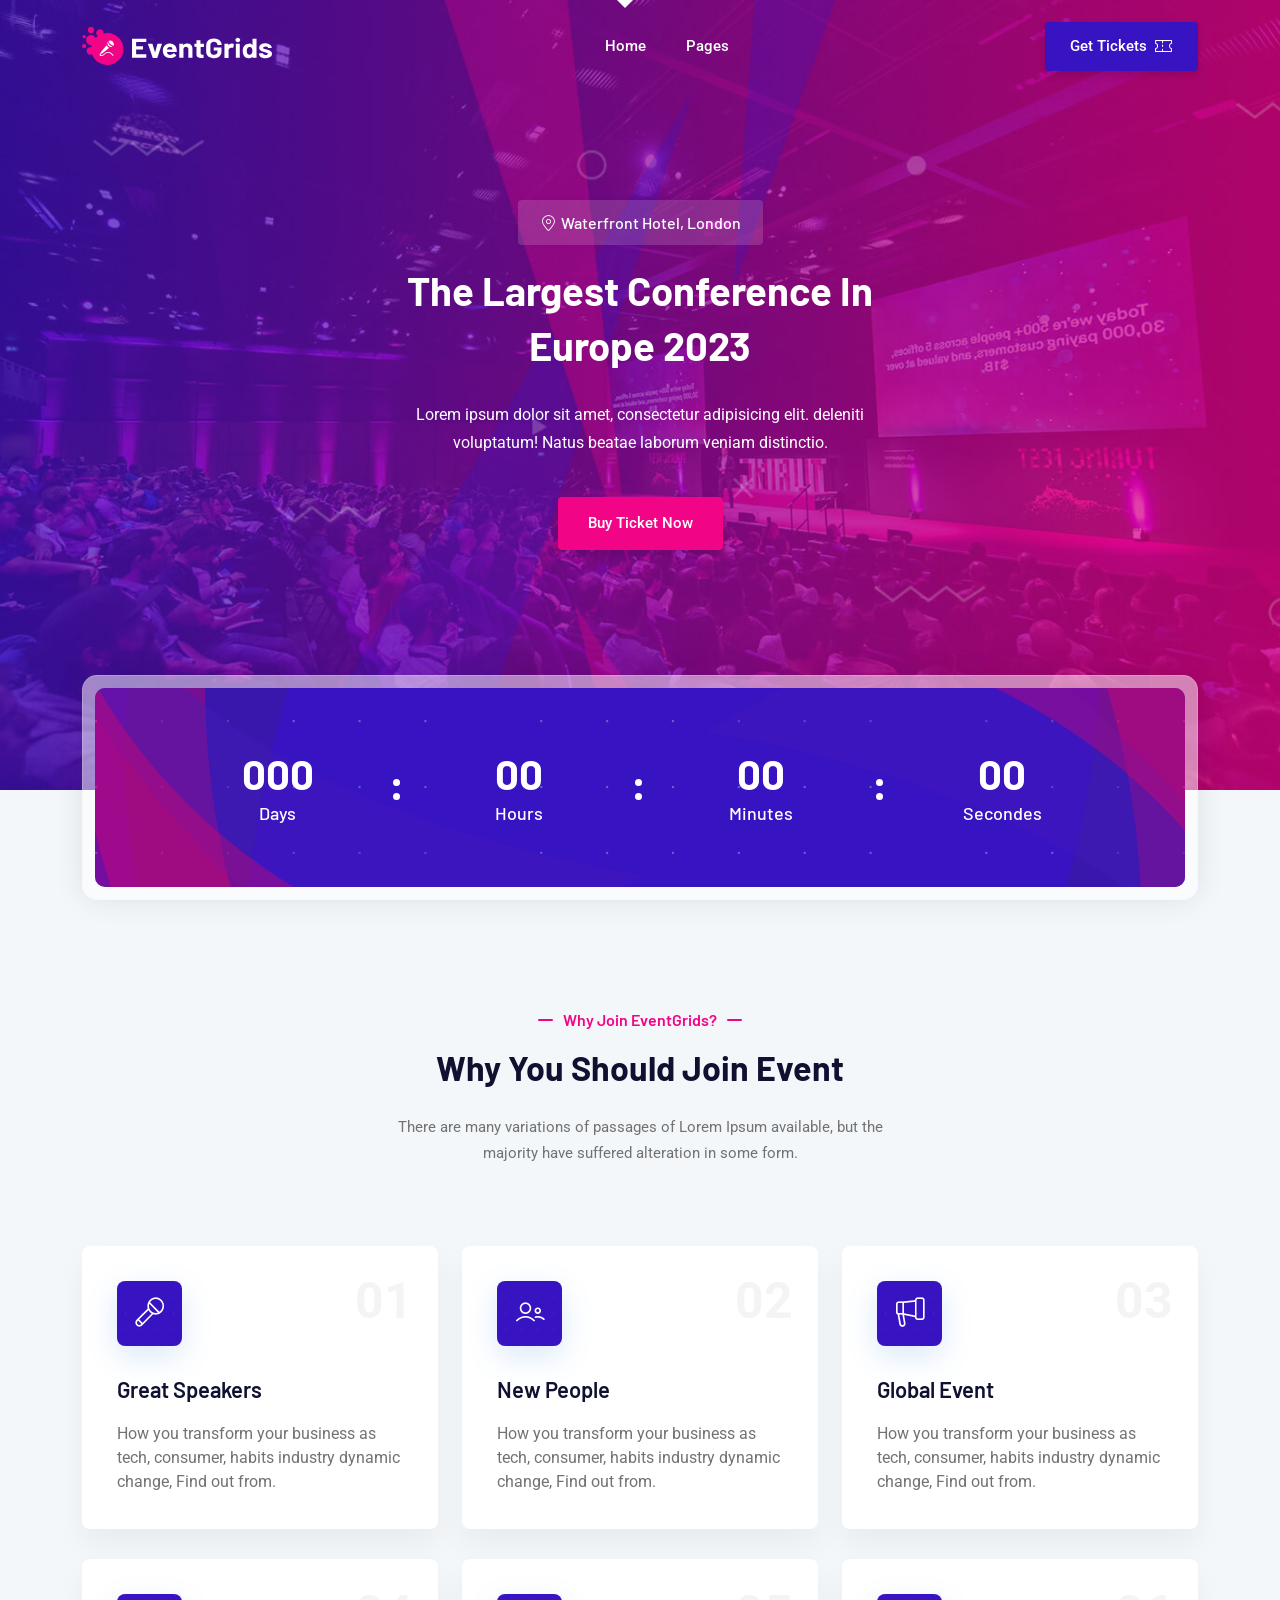
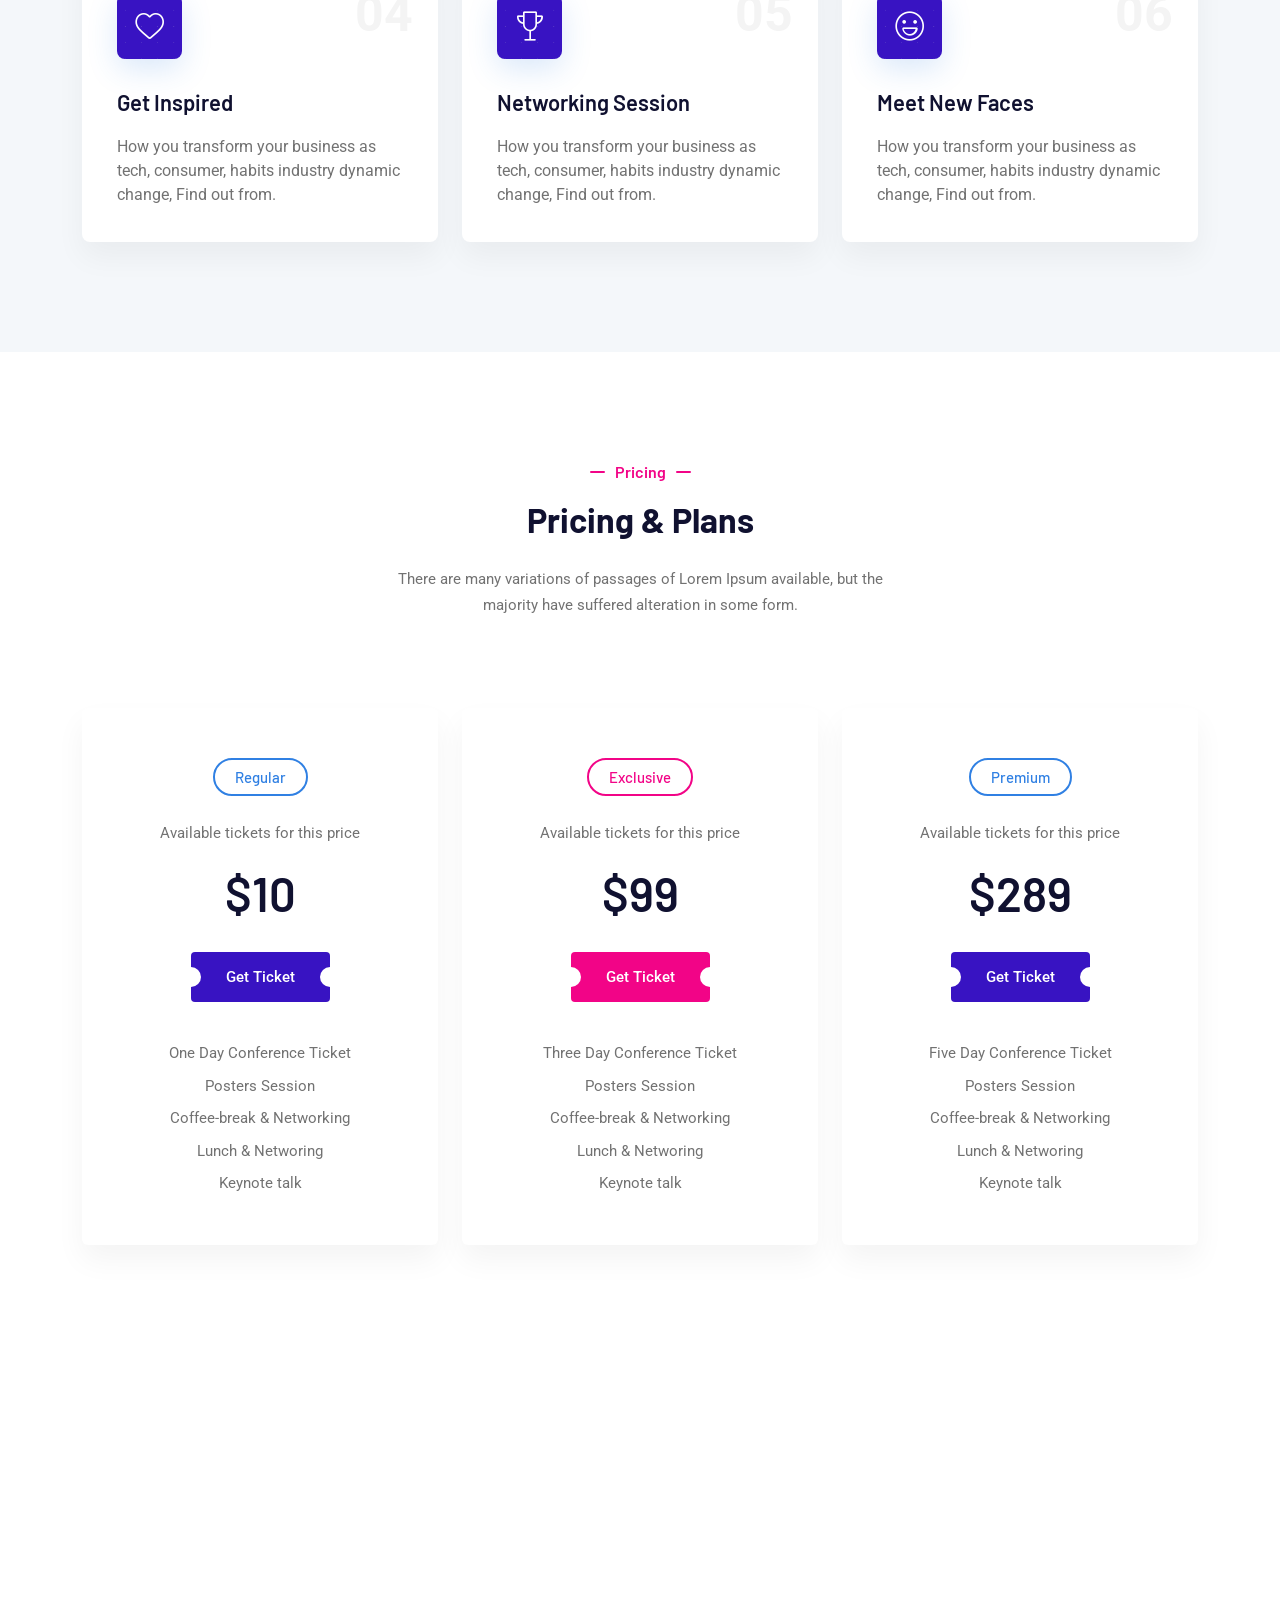
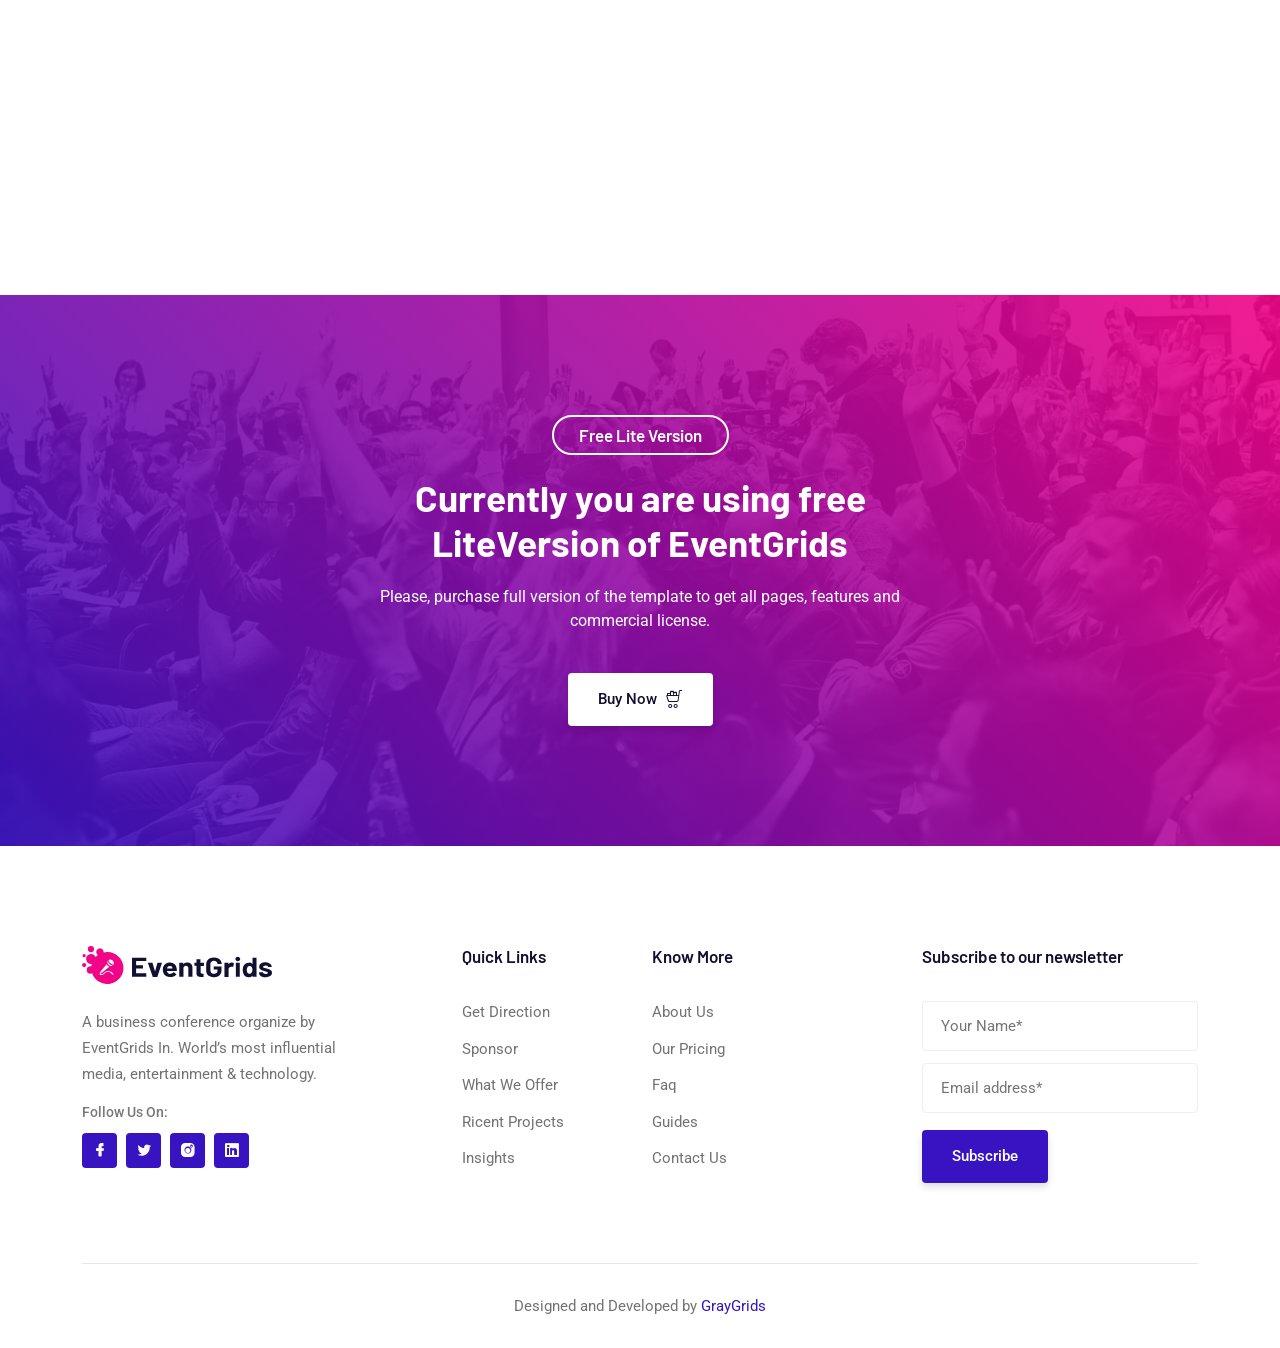
<file: تذاكرA/EventGrids-free-lite/index.html>
<!DOCTYPE html>
<html class="no-js" lang="zxx">

<head>
    <meta charset="utf-8" />
    <meta http-equiv="x-ua-compatible" content="ie=edge" />
    <title>EventGrids - Conference and Event HTML Template.</title>
    <meta name="description" content="" />
    <meta name="viewport" content="width=device-width, initial-scale=1" />
    <link rel="shortcut icon" type="image/x-icon" href="assets/images/favicon.svg" />

    <!-- ========================= CSS here ========================= -->
    <link rel="stylesheet" href="assets/css/bootstrap.min.css" />
    <link rel="stylesheet" href="assets/css/LineIcons.3.0.css" />
    <link rel="stylesheet" href="assets/css/animate.css" />
    <link rel="stylesheet" href="assets/css/tiny-slider.css" />
    <link rel="stylesheet" href="assets/css/glightbox.min.css" />
    <link rel="stylesheet" href="assets/css/main.css" />
    
</head>

<body>
    <!--[if lte IE 9]>
      <p class="browserupgrade">
        You are using an <strong>outdated</strong> browser. Please
        <a href="https://browsehappy.com/">upgrade your browser</a> to improve
        your experience and security.
      </p>
    <![endif]-->

    <!-- Preloader -->
    <div class="preloader">
        <div class="preloader-inner">
            <div class="preloader-icon">
                <span></span>
                <span></span>
            </div>
        </div>
    </div>
    <!-- /End Preloader -->

    <!-- Start Header Area -->
    <header class="header navbar-area">
        <div class="container">
            <div class="row align-items-center">
                <div class="col-lg-12">
                    <div class="nav-inner">
                        <!-- Start Navbar -->
                        <nav class="navbar navbar-expand-lg">
                            <a class="navbar-brand" href="index.html">
                                <img src="assets/images/logo/logo.svg" alt="Logo">
                            </a>
                            <button class="navbar-toggler mobile-menu-btn" type="button" data-bs-toggle="collapse"
                                data-bs-target="#navbarSupportedContent" aria-controls="navbarSupportedContent"
                                aria-expanded="false" aria-label="Toggle navigation">
                                <span class="toggler-icon"></span>
                                <span class="toggler-icon"></span>
                                <span class="toggler-icon"></span>
                            </button>
                            <div class="collapse navbar-collapse sub-menu-bar" id="navbarSupportedContent">
                                <ul id="nav" class="navbar-nav ms-auto">
                                    <li class="nav-item">
                                        <a href="index.html" class="active" aria-label="Toggle navigation">Home</a>
                                    </li>
                                    <li class="nav-item">
                                        <a class="dd-menu collapsed" href="javascript:void(0)" data-bs-toggle="collapse"
                                            data-bs-target="#submenu-1-1" aria-controls="navbarSupportedContent"
                                            aria-expanded="false" aria-label="Toggle navigation">Pages</a>
                                        <ul class="sub-menu collapse" id="submenu-1-1">
                                            <li class="nav-item"><a href="about-us.html">About Us</a></li>
                                           
                                      
                                    </li>
                                    <li class="nav-item">
                                        <a href="contact.html" aria-label="Toggle navigation">Contact</a>
                                    </li>
                                </ul>
                            </div> <!-- navbar collapse -->
                            <div class="button">
                                <a href="pricing.html" class="btn">Get Tickets<i class="lni lni-ticket"></i></a>
                            </div>
                        </nav>
                        <!-- End Navbar -->
                    </div>
                </div>
            </div> <!-- row -->
        </div> <!-- container -->
    </header>
    <!-- End Header Area -->

    <!-- Start Hero Area -->
    <section class="hero-area">
        <div class="main__circle"></div>
        <div class="main__circle2"></div>
        <div class="main__circle3"></div>
        <div class="main__circle4"></div>
        <div class="container">
            <div class="row align-items-center">
                <div class="col-lg-6 offset-lg-3 col-md-12 col-12">
                    <div class="hero-content">
                        <h5 class="wow zoomIn" data-wow-delay=".2s"><i class="lni lni-map-marker"></i> Waterfront Hotel,
                            London</h5>
                        <h2 class="wow fadeInUp" data-wow-delay=".4s">The largest conference in europe 2023</h2>
                        <p class="wow fadeInUp" data-wow-delay=".6s">Lorem ipsum dolor sit amet, consectetur adipisicing
                            elit. deleniti voluptatum! Natus
                            beatae laborum veniam distinctio.</p>
                        <div class="button wow fadeInUp" data-wow-delay=".8s">
                            <a href="pricing.html" class="btn ">Buy Ticket Now</a>
                        </div>
                    </div>
                </div>
            </div>
        </div>
    </section>
    <!-- End Hero Area -->

    <!-- Start Count Down Area -->
    <div class="count-down">
        <div class="container">
            <div class="row">
                <div class="col-12">
                    <div class="box-head">
                        <div class="box-content">
                            <div class="box">
                                <h1 id="days">000</h1>
                                <h2 id="daystxt">Days</h2>
                            </div>
                            <div class="box">
                                <h1 id="hours">00</h1>
                                <h2 id="hourstxt">Hours</h2>
                            </div>
                            <div class="box">
                                <h1 id="minutes">00</h1>
                                <h2 id="minutestxt">Minutes</h2>
                            </div>
                            <div class="box">
                                <h1 id="seconds">00</h1>
                                <h2 id="secondstxt">Secondes</h2>
                            </div>
                        </div>
                    </div>
                </div>
            </div>
        </div>
    </div>
    <!-- End Count Down Area -->

    <!-- Start Features Area -->
    <section class="features section">
        <div class="container">
            <div class="row">
                <div class="col-12">
                    <div class="section-title">
                        <h3 class="wow zoomIn" data-wow-delay=".2s">Why join eventGrids?</h3>
                        <h2 class="wow fadeInUp" data-wow-delay=".4s">Why you should Join Event</h2>
                        <p class="wow fadeInUp" data-wow-delay=".6s">There are many variations of passages of Lorem
                            Ipsum available, but the majority have suffered alteration in some form.</p>
                    </div>
                </div>
            </div>
            <div class="row">
                <div class="col-lg-4 col-md-6 col-12 wow fadeInUp" data-wow-delay=".2s">
                    <!-- Start Single Feature -->
                    <div class="single-featuer">
                        <img class="shape" src="assets/images/features/shape.svg" alt="#">
                        <img class="shape2" src="assets/images/features/shape2.svg" alt="#">
                        <span class="serial">01</span>
                        <div class="service-icon">
                            <i class="lni lni-microphone"></i>
                        </div>
                        <h3>Great Speakers</h3>
                        <p>How you transform your business as tech, consumer, habits industry dynamic change, Find out
                            from.</p>
                    </div>
                    <!-- End Single Feature -->
                </div>
                <div class="col-lg-4 col-md-6 col-12 wow fadeInUp" data-wow-delay=".4s">
                    <!-- Start Single Feature -->
                    <div class="single-featuer">
                        <img class="shape" src="assets/images/features/shape.svg" alt="#">
                        <img class="shape2" src="assets/images/features/shape2.svg" alt="#">
                        <span class="serial">02</span>
                        <div class="service-icon">
                            <i class="lni lni-users"></i>
                        </div>
                        <h3>New People</h3>
                        <p>How you transform your business as tech, consumer, habits industry dynamic change, Find out
                            from.</p>
                    </div>
                    <!-- End Single Feature -->
                </div>
                <div class="col-lg-4 col-md-6 col-12 wow fadeInUp" data-wow-delay=".6s">
                    <!-- Start Single Feature -->
                    <div class="single-featuer">
                        <img class="shape" src="assets/images/features/shape.svg" alt="#">
                        <img class="shape2" src="assets/images/features/shape2.svg" alt="#">
                        <span class="serial">03</span>
                        <div class="service-icon">
                            <i class="lni lni-bullhorn"></i>
                        </div>
                        <h3>Global Event</h3>
                        <p>How you transform your business as tech, consumer, habits industry dynamic change, Find out
                            from.</p>
                    </div>
                    <!-- End Single Feature -->
                </div>
                <div class="col-lg-4 col-md-6 col-12 wow fadeInUp" data-wow-delay=".2s">
                    <!-- Start Single Feature -->
                    <div class="single-featuer">
                        <img class="shape" src="assets/images/features/shape.svg" alt="#">
                        <img class="shape2" src="assets/images/features/shape2.svg" alt="#">
                        <span class="serial">04</span>
                        <div class="service-icon">
                            <i class="lni lni-heart"></i>
                        </div>
                        <h3>Get Inspired</h3>
                        <p>How you transform your business as tech, consumer, habits industry dynamic change, Find out
                            from.</p>
                    </div>
                    <!-- End Single Feature -->
                </div>
                <div class="col-lg-4 col-md-6 col-12 wow fadeInUp" data-wow-delay=".4s">
                    <!-- Start Single Feature -->
                    <div class="single-featuer">
                        <img class="shape" src="assets/images/features/shape.svg" alt="#">
                        <img class="shape2" src="assets/images/features/shape2.svg" alt="#">
                        <span class="serial">05</span>
                        <div class="service-icon">
                            <i class="lni lni-cup"></i>
                        </div>
                        <h3>Networking Session</h3>
                        <p>How you transform your business as tech, consumer, habits industry dynamic change, Find out
                            from.</p>
                    </div>
                    <!-- End Single Feature -->
                </div>
                <div class="col-lg-4 col-md-6 col-12 wow fadeInUp" data-wow-delay=".6s">
                    <!-- Start Single Feature -->
                    <div class="single-featuer">
                        <img class="shape" src="assets/images/features/shape.svg" alt="#">
                        <img class="shape2" src="assets/images/features/shape2.svg" alt="#">
                        <span class="serial">06</span>
                        <div class="service-icon">
                            <i class="lni lni-happy"></i>
                        </div>
                        <h3>Meet New Faces</h3>
                        <p>How you transform your business as tech, consumer, habits industry dynamic change, Find out
                            from.</p>
                    </div>
                    <!-- End Single Feature -->
                </div>
            </div>
        </div>
    </section>
    <!-- /End Features Area -->

    <!-- Start Pricing Table Area -->
    <section id="pricing" class="pricing-table section extra-page bg-white">
        <div class="container">
            <div class="row">
                <div class="col-12">
                    <div class="section-title">
                        <h3 class="wow zoomIn" data-wow-delay=".2s">pricing</h3>
                        <h2 class="wow fadeInUp" data-wow-delay=".4s">Pricing & Plans</h2>
                        <p class="wow fadeInUp" data-wow-delay=".6s">There are many variations of passages of Lorem
                            Ipsum available, but the majority have suffered alteration in some form.</p>
                    </div>
                </div>
            </div>
            <div class="row">
                <div class="col-lg-4 col-md-6 col-12 wow fadeInUp" data-wow-delay=".4s">
                    <!-- Single Table -->
                    <div class="single-table">
                        <!-- Table Head -->
                        <div class="table-head">
                            <h4 class="title">Regular</h4>
                            <p>Available tickets for this price</p>
                            <div class="price">
                                <h2 class="amount">$10</h2>
                            </div>
                        </div>
                        <!-- End Table Head -->
                        <div class="button">
                            <a href="javascript:void(0)" class="btn">Get Ticket</a>
                        </div>
                        <!-- Start Table Content -->
                        <div class="table-content">
                            <!-- Table List -->
                            <ul class="table-list">
                                <li>One Day Conference Ticket</li>
                                <li>Posters Session</li>
                                <li>Coffee-break & Networking
                                </li>
                                <li>Lunch & Networing</li>
                                <li>Keynote talk</li>
                            </ul>
                            <!-- End Table List -->
                        </div>
                        <!-- End Table Content -->
                    </div>
                    <!-- End Single Table-->
                </div>
                <div class="col-lg-4 col-md-6 col-12 wow fadeInUp" data-wow-delay=".6s">
                    <!-- Single Table -->
                    <div class="single-table middle">
                        <!-- Table Head -->
                        <div class="table-head">
                            <h4 class="title">Exclusive</h4>
                            <p>Available tickets for this price</p>
                            <div class="price">
                                <h2 class="amount">$99</h2>
                            </div>
                        </div>
                        <!-- End Table Head -->
                        <div class="button">
                            <a href="javascript:void(0)" class="btn btn-alt">Get Ticket</a>
                        </div>
                        <!-- Start Table Content -->
                        <div class="table-content">
                            <!-- Table List -->
                            <ul class="table-list">
                                <li>Three Day Conference Ticket</li>
                                <li>Posters Session</li>
                                <li>Coffee-break & Networking
                                </li>
                                <li>Lunch & Networing</li>
                                <li>Keynote talk</li>
                            </ul>
                            <!-- End Table List -->
                        </div>
                        <!-- End Table Content -->
                    </div>
                    <!-- End Single Table-->
                </div>
                <div class="col-lg-4 col-md-6 col-12 wow fadeInUp" data-wow-delay=".8s">
                    <!-- Single Table -->
                    <div class="single-table">
                        <!-- Table Head -->
                        <div class="table-head">
                            <h4 class="title">Premium</h4>
                            <p>Available tickets for this price</p>
                            <div class="price">
                                <h2 class="amount">$289</h2>
                            </div>
                        </div>
                        <!-- End Table Head -->
                        <div class="button">
                            <a href="javascript:void(0)" class="btn">Get Ticket</a>
                        </div>
                        <!-- Start Table Content -->
                        <div class="table-content">
                            <!-- Table List -->
                            <ul class="table-list">
                                <li>Five Day Conference Ticket</li>
                                <li>Posters Session</li>
                                <li>Coffee-break & Networking
                                </li>
                                <li>Lunch & Networing</li>
                                <li>Keynote talk</li>
                            </ul>
                            <!-- End Table List -->
                        </div>
                        <!-- End Table Content -->
                    </div>
                    <!-- End Single Table-->
                </div>
            </div>
        </div>
    </section>
   
    <!--/ End Pricing Table Area -->
    <br><br><br><br><br><br><br><br><br><br><br><br><br><br><br><br><br><br><br><br><br><br><br><br>
    <!-- Start Call Action Area -->
    <section class="call-action overlay">
        <div class="container">
            <div class="row align-items-center">
                <div class="col-lg-8 offset-lg-2 col-md-12 col-12">
                    <div class="inner-content">
                        <div class="text">
                            <h5 class="wow zoomIn" data-wow-delay=".2s">Free Lite Version</h5>
                            <h2 class="wow fadeInUp" data-wow-delay=".4s">Currently you are using free LiteVersion of EventGrids
                            </h2>
                            <p class="wow fadeInUp" data-wow-delay=".6s">Please, purchase full version of the template
                                to get all pages, features and commercial license.</p>
                        </div>
                        <div class="button wow fadeInUp" data-wow-delay=".8s">
                            <a href="javascript:void(0)" class="btn">Buy Now <i class="lni lni-cart-full"></i></a>
                        </div>
                    </div>
                </div>
            </div>
        </div>
    </section>
    <!-- End Call Action Area -->

    <!-- Start Footer Area -->
    <footer class="footer">
        <!-- Start Footer Top -->
        <div class="footer-top">
            <div class="container">
                <div class="inner-content">
                    <div class="row">
                        <div class="col-lg-4 col-md-6 col-12">
                            <!-- Single Widget -->
                            <div class="single-footer f-about">
                                <div class="logo">
                                    <a href="index.html">
                                        <img src="assets/images/logo/dark-logo.svg" alt="#">
                                    </a>
                                </div>
                                <p>A business conference organize by EventGrids In. World’s most influential media,
                                    entertainment & technology.</p>
                                <span class="social-title">
                                    Follow Us On:
                                </span>
                                <ul class="social">
                                    <li>
                                        <a href="javascript:void(0)"><i class="lni lni-facebook-filled"></i></a>
                                    </li>
                                    <li>
                                        <a href="javascript:void(0)"><i class="lni lni-twitter-filled"></i></a>
                                    </li>
                                    <li>
                                        <a href="javascript:void(0)"><i class="lni lni-instagram-filled"></i></a>
                                    </li>
                                    <li>
                                        <a href="javascript:void(0)"><i class="lni lni-linkedin-original"></i></a>
                                    </li>
                                </ul>
                            </div>
                            <!-- End Single Widget -->
                        </div>
                        <div class="col-lg-2 col-md-6 col-12">
                            <!-- Single Widget -->
                            <div class="single-footer f-link">
                                <h3>Quick Links</h3>
                                <ul>
                                    <li><a href="javascript:void(0)">Get Direction</a></li>
                                    <li><a href="javascript:void(0)">Sponsor</a></li>
                                    <li><a href="javascript:void(0)">What We Offer</a></li>
                                    <li><a href="javascript:void(0)">Ricent Projects</a></li>
                                    <li><a href="javascript:void(0)">Insights</a></li>
                                </ul>
                            </div>
                            <!-- End Single Widget -->
                        </div>
                        <div class="col-lg-2 col-md-6 col-12">
                            <!-- Single Widget -->
                            <div class="single-footer f-link">
                                <h3>Know More</h3>
                                <ul>
                                    <li><a href="javascript:void(0)">About Us</a></li>
                                    <li><a href="javascript:void(0)">Our Pricing</a></li>
                                    <li><a href="javascript:void(0)">Faq</a></li>
                                    <li><a href="javascript:void(0)">Guides</a></li>
                                    <li><a href="javascript:void(0)">Contact Us</a></li>
                                </ul>
                            </div>
                            <!-- End Single Widget -->
                        </div>
                        <div class="col-lg-4 col-md-6 col-12">
                            <!-- Single Widget -->
                            <div class="single-footer newsletter">
                                <h3>Subscribe to our newsletter</h3>
                                <form action="#" method="get" target="_blank" class="newsletter-form">
                                    <input name="name" placeholder="Your Name*" required="required" type="text">
                                    <input name="email" placeholder="Email address*" required="required" type="email">
                                    <div class="button">
                                        <button class="btn">Subscribe
                                        </button>
                                    </div>
                                </form>
                            </div>
                            <!-- End Single Widget -->
                        </div>
                    </div>
                </div>
            </div>
        </div>
        <!--/ End Footer Top -->
        <!-- Start Copyright Area -->
        <div class="copyright">
            <div class="container">
                <div class="inner-content">
                    <div class="row">
                        <div class="col-12">
                            <p class="copyright-text">Designed and Developed by <a href="https://graygrids.com/"
                                    rel="nofollow" target="_blank">GrayGrids</a>
                            </p>
                        </div>
                    </div>
                </div>
            </div>
        </div>
        <!-- End Copyright Area -->
    </footer>
    <!--/ End Footer Area -->

    <!-- ========================= scroll-top ========================= -->
    <a href="#" class="scroll-top">
        <i class="lni lni-chevron-up"></i>
    </a>

    <!-- ========================= JS here ========================= -->
    <script src="assets/js/bootstrap.min.js"></script>
    <script src="assets/js/wow.min.js"></script>
    <script src="assets/js/tiny-slider.js"></script>
    <script src="assets/js/glightbox.min.js"></script>
    <script src="assets/js/count-up.min.js"></script>
    <script src="assets/js/main.js"></script>
    <script>
        //========= glightbox
        GLightbox({
            'href': 'https://www.youtube.com/watch?v=Gxw45q3Ga3k',
            'type': 'video',
            'source': 'youtube', //vimeo, youtube or local
            'width': 900,
            'autoplayVideos': true,
        });

        //========= testimonial 
        tns({
            container: '.testimonial-slider',
            items: 3,
            slideBy: 'page',
            autoplay: false,
            mouseDrag: true,
            gutter: 0,
            nav: true,
            controls: false,
            controlsText: ['<i class="lni lni-arrow-left"></i>', '<i class="lni lni-arrow-right"></i>'],
            responsive: {
                0: {
                    items: 1,
                },
                540: {
                    items: 1,
                },
                768: {
                    items: 2,
                },
                992: {
                    items: 2,
                },
                1170: {
                    items: 3,
                }
            }
        });
    </script>
    <script>
        const finaleDate = new Date("February 15, 2023 00:00:00").getTime();

        const timer = () => {
            const now = new Date().getTime();
            let diff = finaleDate - now;
            if (diff < 0) {
                document.querySelector('.alert').style.display = 'block';
                document.querySelector('.container').style.display = 'none';
            }

            let days = Math.floor(diff / (1000 * 60 * 60 * 24));
            let hours = Math.floor(diff % (1000 * 60 * 60 * 24) / (1000 * 60 * 60));
            let minutes = Math.floor(diff % (1000 * 60 * 60) / (1000 * 60));
            let seconds = Math.floor(diff % (1000 * 60) / 1000);

            days <= 99 ? days = `0${days}` : days;
            days <= 9 ? days = `00${days}` : days;
            hours <= 9 ? hours = `0${hours}` : hours;
            minutes <= 9 ? minutes = `0${minutes}` : minutes;
            seconds <= 9 ? seconds = `0${seconds}` : seconds;

            document.querySelector('#days').textContent = days;
            document.querySelector('#hours').textContent = hours;
            document.querySelector('#minutes').textContent = minutes;
            document.querySelector('#seconds').textContent = seconds;

        }
        timer();
        setInterval(timer, 1000);
    </script>
</body>

</html>
</file>
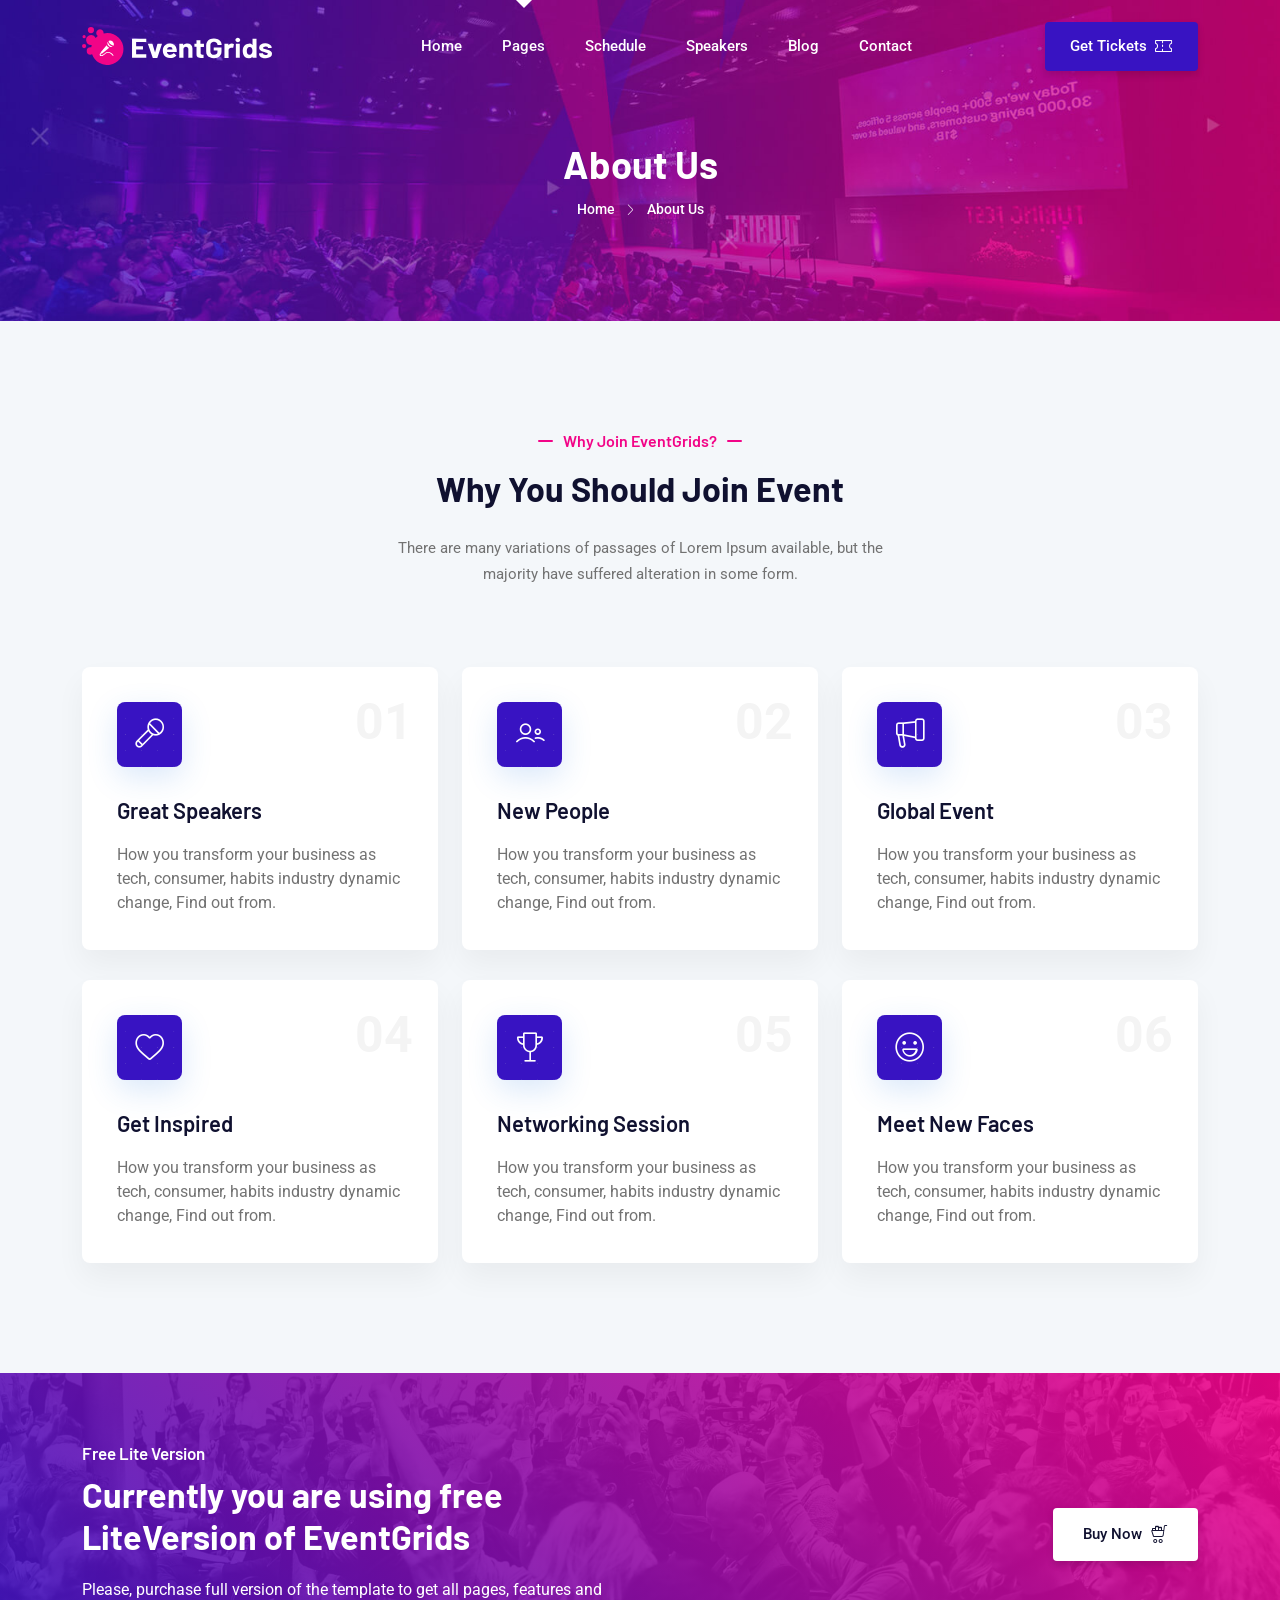
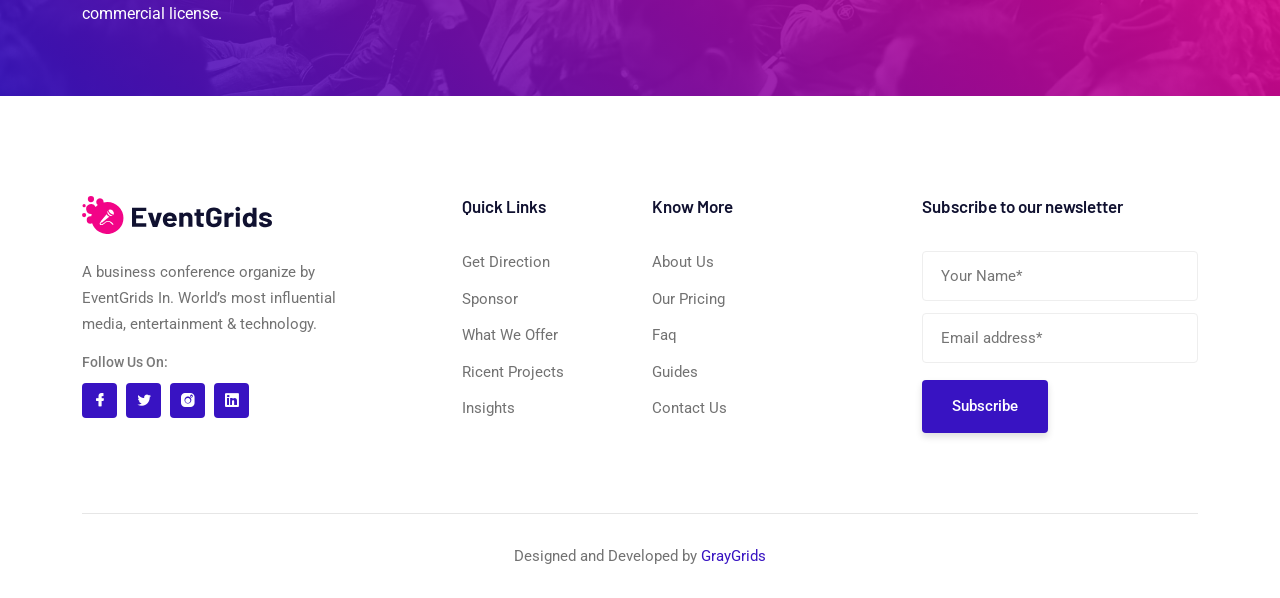
<file: تذاكرA/EventGrids-free-lite/about-us.html>
<!DOCTYPE html>
<html class="no-js" lang="zxx">

<head>
    <meta charset="utf-8" />
    <meta http-equiv="x-ua-compatible" content="ie=edge" />
    <title>About Us - EventGrids Conference and Event HTML Template.</title>
    <meta name="description" content="" />
    <meta name="viewport" content="width=device-width, initial-scale=1" />
    <link rel="shortcut icon" type="image/x-icon" href="assets/images/favicon.svg" />

    <!-- ========================= CSS here ========================= -->
    <link rel="stylesheet" href="assets/css/bootstrap.min.css" />
    <link rel="stylesheet" href="assets/css/LineIcons.3.0.css" />
    <link rel="stylesheet" href="assets/css/animate.css" />
    <link rel="stylesheet" href="assets/css/tiny-slider.css" />
    <link rel="stylesheet" href="assets/css/glightbox.min.css" />
    <link rel="stylesheet" href="assets/css/main.css" />

</head>

<body>
    <!--[if lte IE 9]>
      <p class="browserupgrade">
        You are using an <strong>outdated</strong> browser. Please
        <a href="https://browsehappy.com/">upgrade your browser</a> to improve
        your experience and security.
      </p>
    <![endif]-->

    <!-- Preloader -->
    <div class="preloader">
        <div class="preloader-inner">
            <div class="preloader-icon">
                <span></span>
                <span></span>
            </div>
        </div>
    </div>
    <!-- /End Preloader -->

    <!-- Start Header Area -->
    <header class="header navbar-area">
        <div class="container">
            <div class="row align-items-center">
                <div class="col-lg-12">
                    <div class="nav-inner">
                        <!-- Start Navbar -->
                        <nav class="navbar navbar-expand-lg">
                            <a class="navbar-brand" href="index.html">
                                <img src="assets/images/logo/logo.svg" alt="Logo">
                            </a>
                            <button class="navbar-toggler mobile-menu-btn" type="button" data-bs-toggle="collapse"
                                data-bs-target="#navbarSupportedContent" aria-controls="navbarSupportedContent"
                                aria-expanded="false" aria-label="Toggle navigation">
                                <span class="toggler-icon"></span>
                                <span class="toggler-icon"></span>
                                <span class="toggler-icon"></span>
                            </button>
                            <div class="collapse navbar-collapse sub-menu-bar" id="navbarSupportedContent">
                                <ul id="nav" class="navbar-nav ms-auto">
                                    <li class="nav-item">
                                        <a href="index.html" aria-label="Toggle navigation">Home</a>
                                    </li>
                                    <li class="nav-item">
                                        <a class="dd-menu active collapsed" href="javascript:void(0)"
                                            data-bs-toggle="collapse" data-bs-target="#submenu-1-1"
                                            aria-controls="navbarSupportedContent" aria-expanded="false"
                                            aria-label="Toggle navigation">Pages</a>
                                        <ul class="sub-menu collapse" id="submenu-1-1">
                                            <li class="nav-item active"><a href="about-us.html">About Us</a></li>
                                            <li class="nav-item"><a href="gallery.html">Gallery</a></li>
                                            <li class="nav-item"><a href="pricing.html">Pricing</a></li>
                                            <li class="nav-item"><a href="sponsors.html">Sponsors</a></li>
                                            <li class="nav-item"><a href="mail-success.html">Mail Success</a></li>
                                            <li class="nav-item"><a href="404.html">404 Error</a></li>
                                        </ul>
                                    </li>
                                    <li class="nav-item">
                                        <a href="schedule.html" aria-label="Toggle navigation">Schedule</a>
                                    </li>
                                    <li class="nav-item">
                                        <a href="speakers.html" aria-label="Toggle navigation">Speakers</a>
                                    </li>
                                    <li class="nav-item">
                                        <a class="dd-menu collapsed" href="javascript:void(0)" data-bs-toggle="collapse"
                                            data-bs-target="#submenu-1-2" aria-controls="navbarSupportedContent"
                                            aria-expanded="false" aria-label="Toggle navigation">Blog</a>
                                        <ul class="sub-menu collapse" id="submenu-1-2">
                                            <li class="nav-item"><a href="blog-grid.html">Blog Grid</a>
                                            </li>
                                            <li class="nav-item"><a href="blog-single.html">Blog Single</a></li>
                                        </ul>
                                    </li>
                                    <li class="nav-item">
                                        <a href="contact.html" aria-label="Toggle navigation">Contact</a>
                                    </li>
                                </ul>
                            </div> <!-- navbar collapse -->
                            <div class="button">
                                <a href="pricing.html" class="btn">Get Tickets<i class="lni lni-ticket"></i></a>
                            </div>
                        </nav>
                        <!-- End Navbar -->
                    </div>
                </div>
            </div> <!-- row -->
        </div> <!-- container -->
    </header>
    <!-- End Header Area -->

    <!-- Start Breadcrumbs -->
    <div class="breadcrumbs">
        <div class="container">
            <div class="row align-items-center">
                <div class="col-lg-8 offset-lg-2 col-md-12 col-12">
                    <div class="breadcrumbs-content">
                        <h1 class="page-title">About Us</h1>
                        <ul class="breadcrumb-nav">
                            <li><a href="index.html">Home</a></li>
                            <li>About Us</li>
                        </ul>
                    </div>
                </div>
            </div>
        </div>
    </div>
    <!-- End Breadcrumbs -->

    <!-- Start Features Area -->
    <section class="features section">
        <div class="container">
            <div class="row">
                <div class="col-12">
                    <div class="section-title">
                        <h3 class="wow zoomIn" data-wow-delay=".2s">Why join eventGrids?</h3>
                        <h2 class="wow fadeInUp" data-wow-delay=".4s">Why you should Join Event</h2>
                        <p class="wow fadeInUp" data-wow-delay=".6s">There are many variations of passages of Lorem
                            Ipsum available, but the majority have suffered alteration in some form.</p>
                    </div>
                </div>
            </div>
            <div class="row">
                <div class="col-lg-4 col-md-6 col-12 wow fadeInUp" data-wow-delay=".2s">
                    <!-- Start Single Feature -->
                    <div class="single-featuer">
                        <img class="shape" src="assets/images/features/shape.svg" alt="#">
                        <img class="shape2" src="assets/images/features/shape2.svg" alt="#">
                        <span class="serial">01</span>
                        <div class="service-icon">
                            <i class="lni lni-microphone"></i>
                        </div>
                        <h3>Great Speakers</h3>
                        <p>How you transform your business as tech, consumer, habits industry dynamic change, Find out
                            from.</p>
                    </div>
                    <!-- End Single Feature -->
                </div>
                <div class="col-lg-4 col-md-6 col-12 wow fadeInUp" data-wow-delay=".4s">
                    <!-- Start Single Feature -->
                    <div class="single-featuer">
                        <img class="shape" src="assets/images/features/shape.svg" alt="#">
                        <img class="shape2" src="assets/images/features/shape2.svg" alt="#">
                        <span class="serial">02</span>
                        <div class="service-icon">
                            <i class="lni lni-users"></i>
                        </div>
                        <h3>New People</h3>
                        <p>How you transform your business as tech, consumer, habits industry dynamic change, Find out
                            from.</p>
                    </div>
                    <!-- End Single Feature -->
                </div>
                <div class="col-lg-4 col-md-6 col-12 wow fadeInUp" data-wow-delay=".6s">
                    <!-- Start Single Feature -->
                    <div class="single-featuer">
                        <img class="shape" src="assets/images/features/shape.svg" alt="#">
                        <img class="shape2" src="assets/images/features/shape2.svg" alt="#">
                        <span class="serial">03</span>
                        <div class="service-icon">
                            <i class="lni lni-bullhorn"></i>
                        </div>
                        <h3>Global Event</h3>
                        <p>How you transform your business as tech, consumer, habits industry dynamic change, Find out
                            from.</p>
                    </div>
                    <!-- End Single Feature -->
                </div>
                <div class="col-lg-4 col-md-6 col-12 wow fadeInUp" data-wow-delay=".2s">
                    <!-- Start Single Feature -->
                    <div class="single-featuer">
                        <img class="shape" src="assets/images/features/shape.svg" alt="#">
                        <img class="shape2" src="assets/images/features/shape2.svg" alt="#">
                        <span class="serial">04</span>
                        <div class="service-icon">
                            <i class="lni lni-heart"></i>
                        </div>
                        <h3>Get Inspired</h3>
                        <p>How you transform your business as tech, consumer, habits industry dynamic change, Find out
                            from.</p>
                    </div>
                    <!-- End Single Feature -->
                </div>
                <div class="col-lg-4 col-md-6 col-12 wow fadeInUp" data-wow-delay=".4s">
                    <!-- Start Single Feature -->
                    <div class="single-featuer">
                        <img class="shape" src="assets/images/features/shape.svg" alt="#">
                        <img class="shape2" src="assets/images/features/shape2.svg" alt="#">
                        <span class="serial">05</span>
                        <div class="service-icon">
                            <i class="lni lni-cup"></i>
                        </div>
                        <h3>Networking Session</h3>
                        <p>How you transform your business as tech, consumer, habits industry dynamic change, Find out
                            from.</p>
                    </div>
                    <!-- End Single Feature -->
                </div>
                <div class="col-lg-4 col-md-6 col-12 wow fadeInUp" data-wow-delay=".6s">
                    <!-- Start Single Feature -->
                    <div class="single-featuer">
                        <img class="shape" src="assets/images/features/shape.svg" alt="#">
                        <img class="shape2" src="assets/images/features/shape2.svg" alt="#">
                        <span class="serial">06</span>
                        <div class="service-icon">
                            <i class="lni lni-happy"></i>
                        </div>
                        <h3>Meet New Faces</h3>
                        <p>How you transform your business as tech, consumer, habits industry dynamic change, Find out
                            from.</p>
                    </div>
                    <!-- End Single Feature -->
                </div>
            </div>
        </div>
    </section>
    <!-- /End Features Area -->

    <!-- Start Call Action Area -->
    <section class="call-action overlay style2">
        <div class="container">
            <div class="row align-items-center">
                <div class="col-lg-6 col-md-8 col-12">
                    <div class="inner-content">
                        <div class="text">
                            <h5>Free Lite Version</h5>
                            <h2>Currently you are using free LiteVersion of EventGrids</h2>
                            <p>Please, purchase full version of the template
                                to get all pages, features and commercial license.</p>
                        </div>
                    </div>
                </div>
                <div class="col-lg-6 col-md-4 col-12">
                    <div class="button">
                        <a href="javascript:void(0)" class="btn">Buy Now <i class="lni lni-cart-full"></i></a>
                    </div>
                </div>
            </div>
        </div>
    </section>
    <!-- End Call Action Area -->

    <!-- Start Footer Area -->
    <footer class="footer">
        <!-- Start Footer Top -->
        <div class="footer-top">
            <div class="container">
                <div class="inner-content">
                    <div class="row">
                        <div class="col-lg-4 col-md-6 col-12">
                            <!-- Single Widget -->
                            <div class="single-footer f-about">
                                <div class="logo">
                                    <a href="index.html">
                                        <img src="assets/images/logo/dark-logo.svg" alt="#">
                                    </a>
                                </div>
                                <p>A business conference organize by EventGrids In. World’s most influential media,
                                    entertainment & technology.</p>
                                <span class="social-title">
                                    Follow Us On:
                                </span>
                                <ul class="social">
                                    <li>
                                        <a href="javascript:void(0)"><i class="lni lni-facebook-filled"></i></a>
                                    </li>
                                    <li>
                                        <a href="javascript:void(0)"><i class="lni lni-twitter-filled"></i></a>
                                    </li>
                                    <li>
                                        <a href="javascript:void(0)"><i class="lni lni-instagram-filled"></i></a>
                                    </li>
                                    <li>
                                        <a href="javascript:void(0)"><i class="lni lni-linkedin-original"></i></a>
                                    </li>
                                </ul>
                            </div>
                            <!-- End Single Widget -->
                        </div>
                        <div class="col-lg-2 col-md-6 col-12">
                            <!-- Single Widget -->
                            <div class="single-footer f-link">
                                <h3>Quick Links</h3>
                                <ul>
                                    <li><a href="javascript:void(0)">Get Direction</a></li>
                                    <li><a href="javascript:void(0)">Sponsor</a></li>
                                    <li><a href="javascript:void(0)">What We Offer</a></li>
                                    <li><a href="javascript:void(0)">Ricent Projects</a></li>
                                    <li><a href="javascript:void(0)">Insights</a></li>
                                </ul>
                            </div>
                            <!-- End Single Widget -->
                        </div>
                        <div class="col-lg-2 col-md-6 col-12">
                            <!-- Single Widget -->
                            <div class="single-footer f-link">
                                <h3>Know More</h3>
                                <ul>
                                    <li><a href="javascript:void(0)">About Us</a></li>
                                    <li><a href="javascript:void(0)">Our Pricing</a></li>
                                    <li><a href="javascript:void(0)">Faq</a></li>
                                    <li><a href="javascript:void(0)">Guides</a></li>
                                    <li><a href="javascript:void(0)">Contact Us</a></li>
                                </ul>
                            </div>
                            <!-- End Single Widget -->
                        </div>
                        <div class="col-lg-4 col-md-6 col-12">
                            <!-- Single Widget -->
                            <div class="single-footer newsletter">
                                <h3>Subscribe to our newsletter</h3>
                                <form action="#" method="get" target="_blank" class="newsletter-form">
                                    <input name="name" placeholder="Your Name*" required="required" type="text">
                                    <input name="email" placeholder="Email address*" required="required" type="email">
                                    <div class="button">
                                        <button class="btn">Subscribe
                                        </button>
                                    </div>
                                </form>
                            </div>
                            <!-- End Single Widget -->
                        </div>
                    </div>
                </div>
            </div>
        </div>
        <!--/ End Footer Top -->
        <!-- Start Copyright Area -->
        <div class="copyright">
            <div class="container">
                <div class="inner-content">
                    <div class="row">
                        <div class="col-12">
                            <p class="copyright-text">Designed and Developed by <a href="https://graygrids.com/"
                                    rel="nofollow" target="_blank">GrayGrids</a>
                            </p>
                        </div>
                    </div>
                </div>
            </div>
        </div>
        <!-- End Copyright Area -->
    </footer>
    <!--/ End Footer Area -->

    <!-- ========================= scroll-top ========================= -->
    <a href="#" class="scroll-top">
        <i class="lni lni-chevron-up"></i>
    </a>

    <!-- ========================= JS here ========================= -->
    <script src="assets/js/bootstrap.min.js"></script>
    <script src="assets/js/wow.min.js"></script>
    <script src="assets/js/tiny-slider.js"></script>
    <script src="assets/js/glightbox.min.js"></script>
    <script src="assets/js/count-up.min.js"></script>
    <script src="assets/js/main.js"></script>
    <script>
        //========= glightbox
        GLightbox({
            'href': 'https://www.youtube.com/watch?v=Gxw45q3Ga3k',
            'type': 'video',
            'source': 'youtube', //vimeo, youtube or local
            'width': 900,
            'autoplayVideos': true,
        });

        //====== counter up 
        var cu = new counterUp({
            start: 0,
            duration: 2000,
            intvalues: true,
            interval: 100,
            append: " ",
        });
        cu.start();
    </script>
</body>

</html>
</file>
<file: تذاكرA/EventGrids-free-lite/assets/css/tiny-slider.css>
.tns-outer{padding:0!important}.tns-outer [hidden]{display:none!important}.tns-outer [aria-controls],.tns-outer [data-action]{cursor:pointer}.tns-slider{-webkit-transition:all 0s;-moz-transition:all 0s;transition:all 0s}.tns-slider>.tns-item{-webkit-box-sizing:border-box;-moz-box-sizing:border-box;box-sizing:border-box}.tns-horizontal.tns-subpixel{white-space:nowrap}.tns-horizontal.tns-subpixel>.tns-item{display:inline-block;vertical-align:top;white-space:normal}.tns-horizontal.tns-no-subpixel:after{content:'';display:table;clear:both}.tns-horizontal.tns-no-subpixel>.tns-item{float:left}.tns-horizontal.tns-carousel.tns-no-subpixel>.tns-item{margin-right:-100%}.tns-no-calc{position:relative;left:0}.tns-gallery{position:relative;left:0;min-height:1px}.tns-gallery>.tns-item{position:absolute;left:-100%;-webkit-transition:transform 0s,opacity 0s;-moz-transition:transform 0s,opacity 0s;transition:transform 0s,opacity 0s}.tns-gallery>.tns-slide-active{position:relative;left:auto!important}.tns-gallery>.tns-moving{-webkit-transition:all .25s;-moz-transition:all .25s;transition:all .25s}.tns-autowidth{display:inline-block}.tns-lazy-img{-webkit-transition:opacity .6s;-moz-transition:opacity .6s;transition:opacity .6s;opacity:.6}.tns-lazy-img.tns-complete{opacity:1}.tns-ah{-webkit-transition:height 0s;-moz-transition:height 0s;transition:height 0s}.tns-ovh{overflow:hidden}.tns-visually-hidden{position:absolute;left:-10000em}.tns-transparent{opacity:0;visibility:hidden}.tns-fadeIn{opacity:1;filter:alpha(opacity=100);z-index:0}.tns-normal,.tns-fadeOut{opacity:0;filter:alpha(opacity=0);z-index:-1}.tns-vpfix{white-space:nowrap}.tns-vpfix>div,.tns-vpfix>li{display:inline-block}.tns-t-subp2{margin:0 auto;width:310px;position:relative;height:10px;overflow:hidden}.tns-t-ct{width:2333.3333333%;width:-webkit-calc(100% * 70/3);width:-moz-calc(100% * 70/3);width:calc(100% * 70/3);position:absolute;right:0}.tns-t-ct:after{content:'';display:table;clear:both}.tns-t-ct>div{width:1.4285714%;width:-webkit-calc(100%/70);width:-moz-calc(100%/70);width:calc(100%/70);height:10px;float:left}
</file>
<file: تذاكرA/EventGrids-free-lite/assets/css/main.css>
/*======================================
    Variables
========================================*/
/*======================================
    Normalize CSS
========================================*/
@import url("https://fonts.googleapis.com/css2?family=Roboto:ital,wght@0,300;0,400;0,500;0,700;0,900;1,100;1,300;1,400;1,500;1,700;1,900&display=swap");
@import url("https://fonts.googleapis.com/css2?family=Barlow:ital,wght@0,100;0,200;0,300;0,400;0,500;0,600;0,700;0,800;1,100;1,200;1,300;1,400;1,500;1,600;1,700;1,800&display=swap");
html {
  scroll-behavior: smooth;
}

body {
  font-family: "Roboto", sans-serif;
  font-weight: normal;
  font-style: normal;
  color: #727272;
  overflow-x: hidden;
  font-size: 15px;
}

p {
  margin: 0;
  padding: 0;
  font-size: 15px;
  line-height: 24px;
}

* {
  margin: 0;
  padding: 0;
}

.navbar-toggler:focus,
a:focus,
input:focus,
textarea:focus,
button:focus,
.btn:focus,
.btn.focus,
.btn:not(:disabled):not(.disabled).active,
.btn:not(:disabled):not(.disabled):active {
  text-decoration: none;
  outline: none;
  outline: none !important;
  border-color: none !important;
  -webkit-box-shadow: none !important;
          box-shadow: none !important;
}

.form-check-input:checked {
  background-color: #3813c2;
  border-color: #3813c2;
}

select {
  -webkit-writing-mode: horizontal-tb !important;
  text-rendering: auto;
  color: #101130;
  letter-spacing: normal;
  word-spacing: normal;
  text-transform: none;
  text-indent: 0px;
  text-shadow: none;
  display: inline-block;
  text-align: start;
  -webkit-appearance: menulist;
     -moz-appearance: menulist;
          appearance: menulist;
  -webkit-box-sizing: border-box;
          box-sizing: border-box;
  -webkit-box-align: center;
      -ms-flex-align: center;
          align-items: center;
  white-space: pre;
  -webkit-rtl-ordering: logical;
  background-color: -internal-light-dark(white, #3b3b3b);
  cursor: default;
  margin: 0em;
  font: 400 14px;
  border-radius: 0px;
  border-width: 1px;
  border-style: solid;
  border-color: -internal-light-dark(#767676, #858585);
  -o-border-image: initial;
     border-image: initial;
}

span,
a {
  display: inline-block;
  text-decoration: none;
  transition: all 0.4s ease;
  -webkit-transition: all 0.4s ease;
  -moz-transition: all 0.4s ease;
}

audio,
canvas,
iframe,
img,
svg,
video {
  vertical-align: middle;
}

img {
  max-width: 100%;
}

h1,
h2,
h3,
h4,
h5,
h6 {
  font-weight: 600;
  margin: 0px;
  color: #101130;
  font-family: 'Barlow', sans-serif;
}

h1 a,
h2 a,
h3 a,
h4 a,
h5 a,
h6 a {
  color: inherit;
}

h1 {
  font-size: 50px;
}

h2 {
  font-size: 40px;
}

h3 {
  font-size: 30px;
}

h4 {
  font-size: 25px;
}

h5 {
  font-size: 20px;
}

h6 {
  font-size: 16px;
}

ul,
ol {
  margin: 0px;
  padding: 0px;
  list-style-type: none;
}

.mt-5 {
  margin-top: 5px;
}

.mt-10 {
  margin-top: 10px;
}

.mt-15 {
  margin-top: 15px;
}

.mt-20 {
  margin-top: 20px;
}

.mt-25 {
  margin-top: 25px;
}

.mt-30 {
  margin-top: 30px;
}

.mt-35 {
  margin-top: 35px;
}

.mt-40 {
  margin-top: 40px;
}

.mt-45 {
  margin-top: 45px;
}

.mt-50 {
  margin-top: 50px;
}

.mt-55 {
  margin-top: 55px;
}

.mt-60 {
  margin-top: 60px;
}

.mt-65 {
  margin-top: 65px;
}

.mt-70 {
  margin-top: 70px;
}

.mt-75 {
  margin-top: 75px;
}

.mt-80 {
  margin-top: 80px;
}

.mt-85 {
  margin-top: 85px;
}

.mt-90 {
  margin-top: 90px;
}

.mt-95 {
  margin-top: 95px;
}

.mt-100 {
  margin-top: 100px;
}

.mt-105 {
  margin-top: 105px;
}

.mt-110 {
  margin-top: 110px;
}

.mt-115 {
  margin-top: 115px;
}

.mt-120 {
  margin-top: 120px;
}

.mt-125 {
  margin-top: 125px;
}

.mt-130 {
  margin-top: 130px;
}

.mt-135 {
  margin-top: 135px;
}

.mt-140 {
  margin-top: 140px;
}

.mt-145 {
  margin-top: 145px;
}

.mt-150 {
  margin-top: 150px;
}

.mt-155 {
  margin-top: 155px;
}

.mt-160 {
  margin-top: 160px;
}

.mt-165 {
  margin-top: 165px;
}

.mt-170 {
  margin-top: 170px;
}

.mt-175 {
  margin-top: 175px;
}

.mt-180 {
  margin-top: 180px;
}

.mt-185 {
  margin-top: 185px;
}

.mt-190 {
  margin-top: 190px;
}

.mt-195 {
  margin-top: 195px;
}

.mt-200 {
  margin-top: 200px;
}

.mt-205 {
  margin-top: 205px;
}

.mt-210 {
  margin-top: 210px;
}

.mt-215 {
  margin-top: 215px;
}

.mt-220 {
  margin-top: 220px;
}

.mt-225 {
  margin-top: 225px;
}

.mb-5 {
  margin-bottom: 5px;
}

.mb-10 {
  margin-bottom: 10px;
}

.mb-15 {
  margin-bottom: 15px;
}

.mb-20 {
  margin-bottom: 20px;
}

.mb-25 {
  margin-bottom: 25px;
}

.mb-30 {
  margin-bottom: 30px;
}

.mb-35 {
  margin-bottom: 35px;
}

.mb-40 {
  margin-bottom: 40px;
}

.mb-45 {
  margin-bottom: 45px;
}

.mb-50 {
  margin-bottom: 50px;
}

.mb-55 {
  margin-bottom: 55px;
}

.mb-60 {
  margin-bottom: 60px;
}

.mb-65 {
  margin-bottom: 65px;
}

.mb-70 {
  margin-bottom: 70px;
}

.mb-75 {
  margin-bottom: 75px;
}

.mb-80 {
  margin-bottom: 80px;
}

.mb-85 {
  margin-bottom: 85px;
}

.mb-90 {
  margin-bottom: 90px;
}

.mb-95 {
  margin-bottom: 95px;
}

.mb-100 {
  margin-bottom: 100px;
}

.mb-105 {
  margin-bottom: 105px;
}

.mb-110 {
  margin-bottom: 110px;
}

.mb-115 {
  margin-bottom: 115px;
}

.mb-120 {
  margin-bottom: 120px;
}

.mb-125 {
  margin-bottom: 125px;
}

.mb-130 {
  margin-bottom: 130px;
}

.mb-135 {
  margin-bottom: 135px;
}

.mb-140 {
  margin-bottom: 140px;
}

.mb-145 {
  margin-bottom: 145px;
}

.mb-150 {
  margin-bottom: 150px;
}

.mb-155 {
  margin-bottom: 155px;
}

.mb-160 {
  margin-bottom: 160px;
}

.mb-165 {
  margin-bottom: 165px;
}

.mb-170 {
  margin-bottom: 170px;
}

.mb-175 {
  margin-bottom: 175px;
}

.mb-180 {
  margin-bottom: 180px;
}

.mb-185 {
  margin-bottom: 185px;
}

.mb-190 {
  margin-bottom: 190px;
}

.mb-195 {
  margin-bottom: 195px;
}

.mb-200 {
  margin-bottom: 200px;
}

.mb-205 {
  margin-bottom: 205px;
}

.mb-210 {
  margin-bottom: 210px;
}

.mb-215 {
  margin-bottom: 215px;
}

.mb-220 {
  margin-bottom: 220px;
}

.mb-225 {
  margin-bottom: 225px;
}

.pt-5 {
  padding-top: 5px;
}

.pt-10 {
  padding-top: 10px;
}

.pt-15 {
  padding-top: 15px;
}

.pt-20 {
  padding-top: 20px;
}

.pt-25 {
  padding-top: 25px;
}

.pt-30 {
  padding-top: 30px;
}

.pt-35 {
  padding-top: 35px;
}

.pt-40 {
  padding-top: 40px;
}

.pt-45 {
  padding-top: 45px;
}

.pt-50 {
  padding-top: 50px;
}

.pt-55 {
  padding-top: 55px;
}

.pt-60 {
  padding-top: 60px;
}

.pt-65 {
  padding-top: 65px;
}

.pt-70 {
  padding-top: 70px;
}

.pt-75 {
  padding-top: 75px;
}

.pt-80 {
  padding-top: 80px;
}

.pt-85 {
  padding-top: 85px;
}

.pt-90 {
  padding-top: 90px;
}

.pt-95 {
  padding-top: 95px;
}

.pt-100 {
  padding-top: 100px;
}

.pt-105 {
  padding-top: 105px;
}

.pt-110 {
  padding-top: 110px;
}

.pt-115 {
  padding-top: 115px;
}

.pt-120 {
  padding-top: 120px;
}

.pt-125 {
  padding-top: 125px;
}

.pt-130 {
  padding-top: 130px;
}

.pt-135 {
  padding-top: 135px;
}

.pt-140 {
  padding-top: 140px;
}

.pt-145 {
  padding-top: 145px;
}

.pt-150 {
  padding-top: 150px;
}

.pt-155 {
  padding-top: 155px;
}

.pt-160 {
  padding-top: 160px;
}

.pt-165 {
  padding-top: 165px;
}

.pt-170 {
  padding-top: 170px;
}

.pt-175 {
  padding-top: 175px;
}

.pt-180 {
  padding-top: 180px;
}

.pt-185 {
  padding-top: 185px;
}

.pt-190 {
  padding-top: 190px;
}

.pt-195 {
  padding-top: 195px;
}

.pt-200 {
  padding-top: 200px;
}

.pt-205 {
  padding-top: 205px;
}

.pt-210 {
  padding-top: 210px;
}

.pt-215 {
  padding-top: 215px;
}

.pt-220 {
  padding-top: 220px;
}

.pt-225 {
  padding-top: 225px;
}

.pb-5 {
  padding-bottom: 5px;
}

.pb-10 {
  padding-bottom: 10px;
}

.pb-15 {
  padding-bottom: 15px;
}

.pb-20 {
  padding-bottom: 20px;
}

.pb-25 {
  padding-bottom: 25px;
}

.pb-30 {
  padding-bottom: 30px;
}

.pb-35 {
  padding-bottom: 35px;
}

.pb-40 {
  padding-bottom: 40px;
}

.pb-45 {
  padding-bottom: 45px;
}

.pb-50 {
  padding-bottom: 50px;
}

.pb-55 {
  padding-bottom: 55px;
}

.pb-60 {
  padding-bottom: 60px;
}

.pb-65 {
  padding-bottom: 65px;
}

.pb-70 {
  padding-bottom: 70px;
}

.pb-75 {
  padding-bottom: 75px;
}

.pb-80 {
  padding-bottom: 80px;
}

.pb-85 {
  padding-bottom: 85px;
}

.pb-90 {
  padding-bottom: 90px;
}

.pb-95 {
  padding-bottom: 95px;
}

.pb-100 {
  padding-bottom: 100px;
}

.pb-105 {
  padding-bottom: 105px;
}

.pb-110 {
  padding-bottom: 110px;
}

.pb-115 {
  padding-bottom: 115px;
}

.pb-120 {
  padding-bottom: 120px;
}

.pb-125 {
  padding-bottom: 125px;
}

.pb-130 {
  padding-bottom: 130px;
}

.pb-135 {
  padding-bottom: 135px;
}

.pb-140 {
  padding-bottom: 140px;
}

.pb-145 {
  padding-bottom: 145px;
}

.pb-150 {
  padding-bottom: 150px;
}

.pb-155 {
  padding-bottom: 155px;
}

.pb-160 {
  padding-bottom: 160px;
}

.pb-165 {
  padding-bottom: 165px;
}

.pb-170 {
  padding-bottom: 170px;
}

.pb-175 {
  padding-bottom: 175px;
}

.pb-180 {
  padding-bottom: 180px;
}

.pb-185 {
  padding-bottom: 185px;
}

.pb-190 {
  padding-bottom: 190px;
}

.pb-195 {
  padding-bottom: 195px;
}

.pb-200 {
  padding-bottom: 200px;
}

.pb-205 {
  padding-bottom: 205px;
}

.pb-210 {
  padding-bottom: 210px;
}

.pb-215 {
  padding-bottom: 215px;
}

.pb-220 {
  padding-bottom: 220px;
}

.pb-225 {
  padding-bottom: 225px;
}

.img-bg {
  background-position: center center;
  background-size: cover;
  background-repeat: no-repeat;
  width: 100%;
  height: 100%;
}

@media only screen and (min-width: 480px) and (max-width: 767px) {
  .container {
    width: 450px;
  }
}

.bg-gray {
  background-color: #F4F7FA !important;
}

/* Bread Crumbs */
.breadcrumbs {
  position: relative;
  padding-top: 150px;
  padding-bottom: 100px;
  z-index: 2;
  text-align: center;
  background-image: url("../images/breadcrumbs/breadcrumb-bg.jpg");
  background-size: cover;
  background-position: center;
  background-repeat: no-repeat;
}

@media only screen and (min-width: 768px) and (max-width: 991px) {
  .breadcrumbs {
    padding-top: 100px;
    padding-bottom: 60px;
  }
}

@media (max-width: 767px) {
  .breadcrumbs {
    padding-top: 90px;
    padding-bottom: 50px;
  }
}

.breadcrumbs .breadcrumbs-content {
  position: relative;
  text-align: center;
}

.breadcrumbs .breadcrumbs-content .page-title {
  font-size: 38px;
  color: #fff;
  font-weight: 700;
  position: relative;
  line-height: 28px;
  text-transform: capitalize;
}

@media only screen and (min-width: 768px) and (max-width: 991px) {
  .breadcrumbs .breadcrumbs-content .page-title {
    font-size: 28px;
    line-height: 38px;
  }
}

@media (max-width: 767px) {
  .breadcrumbs .breadcrumbs-content .page-title {
    font-size: 25px;
    line-height: 34px;
  }
}

.breadcrumbs .breadcrumbs-content .breadcrumb-nav {
  background: transparent;
  border-radius: 0;
  margin-bottom: 0;
  padding: 0;
  display: inline-block;
}

.breadcrumbs .breadcrumb-nav {
  margin-top: 20px;
}

@media only screen and (min-width: 768px) and (max-width: 991px) {
  .breadcrumbs .breadcrumb-nav {
    margin-top: 8px;
  }
}

@media (max-width: 767px) {
  .breadcrumbs .breadcrumb-nav {
    text-align: center;
    margin-top: 7px;
  }
}

.breadcrumbs .breadcrumb-nav li {
  display: inline-block;
  position: relative;
  padding-right: 14px;
  margin-right: 14px;
  text-transform: capitalize;
  color: #fff;
}

.breadcrumbs .breadcrumb-nav li:after {
  content: "\ea62";
  font-family: lineIcons;
  font-size: 11px;
  position: absolute;
  top: 3px;
  right: -7px;
}

.breadcrumbs .breadcrumb-nav li:last-child {
  margin: 0;
  padding: 0;
}

.breadcrumbs .breadcrumb-nav li:last-child::after {
  display: none;
}

.breadcrumbs .breadcrumb-nav li,
.breadcrumbs .breadcrumb-nav li a {
  color: #fff;
  font-size: 14px;
  font-weight: 500;
}

.breadcrumbs .breadcrumb-nav li i,
.breadcrumbs .breadcrumb-nav li a i {
  font-size: 13px;
  display: inline-block;
  margin-right: 3px;
  position: relative;
  top: -1px;
}

.breadcrumbs .breadcrumb-nav li a {
  position: relative;
}

.breadcrumbs .breadcrumb-nav li a:hover {
  color: #e4e4e4;
}

.section {
  padding-top: 110px;
  padding-bottom: 110px;
  position: relative;
}

@media only screen and (min-width: 768px) and (max-width: 991px) {
  .section {
    padding-top: 70px;
    padding-bottom: 70px;
  }
}

@media (max-width: 767px) {
  .section {
    padding-top: 60px;
    padding-bottom: 60px;
  }
}

/* Section Title */
.section-title {
  text-align: center;
  margin-bottom: 80px;
  padding: 0 300px;
  position: relative;
  z-index: 5;
}

@media only screen and (min-width: 768px) and (max-width: 991px) {
  .section-title {
    padding: 0px 120px;
  }
}

@media (max-width: 767px) {
  .section-title {
    padding: 0px 10px;
  }
}

.section-title h3 {
  font-size: 16px;
  font-weight: 600;
  display: inline-block;
  margin-bottom: 20px;
  color: #F20487;
  text-transform: capitalize;
  position: relative;
  line-height: 14px;
}

@media only screen and (min-width: 768px) and (max-width: 991px) {
  .section-title h3 {
    font-size: 15px;
    margin-bottom: 16px;
  }
}

@media (max-width: 767px) {
  .section-title h3 {
    font-size: 15px;
    margin-bottom: 14px;
  }
}

.section-title h3::before {
  position: absolute;
  content: "";
  left: -25px;
  top: 50%;
  -webkit-transform: translateY(-50%);
          transform: translateY(-50%);
  height: 2px;
  width: 15px;
  background-color: #F20487;
  border-radius: 8px;
}

.section-title h3::after {
  position: absolute;
  content: "";
  right: -25px;
  top: 50%;
  -webkit-transform: translateY(-50%);
          transform: translateY(-50%);
  height: 2px;
  width: 15px;
  background-color: #F20487;
  border-radius: 8px;
}

.section-title h2 {
  font-size: 34px;
  margin-bottom: 25px;
  line-height: 42px;
  text-transform: capitalize;
  position: relative;
  font-weight: 700;
}

@media only screen and (min-width: 768px) and (max-width: 991px) {
  .section-title h2 {
    font-size: 28px;
    line-height: 36px;
    margin-bottom: 20px;
  }
}

@media (max-width: 767px) {
  .section-title h2 {
    font-size: 24px;
    line-height: 30px;
    margin-bottom: 15px;
  }
}

.section-title p {
  font-size: 15px;
  line-height: 26px;
}

.section-title.white-title h3 {
  color: #fff;
}

.section-title.white-title h3::before {
  background-color: #fff;
}

.section-title.white-title h3::after {
  background-color: #fff;
}

.section-title.white-title h2 {
  color: #fff;
}

.section-title.white-title p {
  color: #fff;
}

.section-title.align-right {
  padding: 0;
  padding-left: 600px;
}

.section-title.align-right h2:before {
  display: none;
}

.section-title.align-right h2:after {
  position: absolute;
  right: 0;
  bottom: -1px;
  height: 2px;
  width: 50px;
  background: #3813c2;
  content: "";
}

.section-title.align-left {
  padding: 0;
  padding-right: 600px;
}

.section-title.align-left h2:before {
  left: 0;
  margin-left: 0;
}

/* One Click Scrool Top Button*/
.scroll-top {
  width: 45px;
  height: 45px;
  line-height: 45px;
  background: #3813c2;
  display: -webkit-box;
  display: -ms-flexbox;
  display: flex;
  -webkit-box-pack: center;
      -ms-flex-pack: center;
          justify-content: center;
  -webkit-box-align: center;
      -ms-flex-align: center;
          align-items: center;
  font-size: 14px;
  color: #fff !important;
  position: fixed;
  bottom: 30px;
  right: 30px;
  z-index: 9;
  cursor: pointer;
  -webkit-transition: all .3s ease-out 0s;
  transition: all .3s ease-out 0s;
  border-radius: 5px;
}

.scroll-top:hover {
  -webkit-box-shadow: 0 1rem 3rem rgba(35, 38, 45, 0.15) !important;
  box-shadow: 0 1rem 3rem rgba(35, 38, 45, 0.15) !important;
  -webkit-transform: translate3d(0, -5px, 0);
  transform: translate3d(0, -5px, 0);
  background-color: #F20487;
}

/* Overlay */
.overlay {
  position: relative;
  z-index: 1;
}

.overlay::before {
  position: absolute;
  top: 0;
  left: 0;
  width: 100%;
  height: 100%;
  opacity: 0.4;
  background: #101130;
  content: "";
  -webkit-transition: all 0.4s ease;
  transition: all 0.4s ease;
  z-index: -1;
}

/* Pagination CSS */
.pagination {
  text-align: left;
  margin: 60px 0 0 0;
  display: block;
}

@media only screen and (min-width: 768px) and (max-width: 991px) {
  .pagination {
    margin-top: 50px;
  }
}

@media (max-width: 767px) {
  .pagination {
    margin-top: 40px;
  }
}

.pagination.center {
  text-align: center;
}

.pagination.right {
  text-align: right;
}

.pagination.left {
  text-align: left;
}

.pagination .pagination-list {
  display: inline-block;
  overflow: hidden;
}

.pagination .pagination-list li {
  margin-right: 5px;
  display: inline-block;
  margin-top: 10px;
}

.pagination .pagination-list li:last-child {
  margin-right: 0px;
}

.pagination .pagination-list li a {
  background: #fff;
  color: #081828;
  font-weight: 400;
  font-size: 14px;
  border-radius: 5px;
  padding: 8px 20px;
  text-align: center;
  border: 1px solid #eee;
}

.pagination .pagination-list li.active a,
.pagination .pagination-list li:hover a {
  background: #3813c2;
  color: #fff;
  border-color: transparent;
}

.pagination .pagination-list li a i {
  font-size: 13px;
}

.blog-grids.pagination {
  margin-top: 50px;
  text-align: center;
}

.button .btn {
  display: inline-block;
  text-transform: capitalize;
  font-size: 15px;
  font-weight: 500;
  padding: 15px 30px;
  background-color: #3813c2;
  color: #fff;
  border: none;
  -webkit-transition: all 0.3s ease;
  transition: all 0.3s ease;
  border-radius: 4px;
  position: relative;
  z-index: 1;
  margin-right: 7px;
  overflow: hidden;
  -webkit-box-shadow: 0px 4px 7px #00000021;
          box-shadow: 0px 4px 7px #00000021;
}

@media only screen and (min-width: 768px) and (max-width: 991px) {
  .button .btn {
    padding: 14px 25px;
    font-size: 14px;
    font-weight: 500;
  }
}

@media (max-width: 767px) {
  .button .btn {
    padding: 14px 25px;
    font-size: 14px;
    font-weight: 500;
  }
}

.button .btn i {
  display: inline-block;
  margin-right: 5px;
}

.button .btn:last-child {
  margin: 0;
}

.button .btn:hover {
  color: #fff;
  background-color: #F20487;
}

.button {
  margin-left: 0 !important;
}

.button .btn-alt {
  background-color: #F20487 !important;
  color: #fff !important;
}

@media only screen and (min-width: 768px) and (max-width: 991px) {
  .button .btn-alt {
    padding: 14px 25px;
    font-size: 14px;
    font-weight: 500;
  }
}

@media (max-width: 767px) {
  .button .btn-alt {
    padding: 14px 25px;
    font-size: 14px;
    font-weight: 500;
  }
}

.button .btn-alt:hover {
  background-color: #3813c2 !important;
  color: #fff !important;
}

.align-left {
  text-align: left;
}

.align-right {
  text-align: right;
}

.align-center {
  text-align: center;
}

/* Preloader */
.preloader {
  position: fixed;
  top: 0;
  left: 0;
  z-index: 999999999;
  width: 100%;
  height: 100%;
  background-color: #fff;
  overflow: hidden;
}

.preloader-inner {
  position: absolute;
  top: 50%;
  left: 50%;
  -webkit-transform: translate(-50%, -50%);
  transform: translate(-50%, -50%);
}

.preloader-icon {
  width: 100px;
  height: 100px;
  display: inline-block;
  padding: 0px;
}

.preloader-icon span {
  position: absolute;
  display: inline-block;
  width: 100px;
  height: 100px;
  border-radius: 100%;
  background: linear-gradient(45deg, #3813c2, #F20487);
  -webkit-animation: preloader-fx 1.6s linear infinite;
  animation: preloader-fx 1.6s linear infinite;
}

.preloader-icon span:last-child {
  animation-delay: -0.8s;
  -webkit-animation-delay: -0.8s;
}

@keyframes preloader-fx {
  0% {
    -webkit-transform: scale(0, 0);
            transform: scale(0, 0);
    opacity: 0.5;
  }
  100% {
    -webkit-transform: scale(1, 1);
            transform: scale(1, 1);
    opacity: 0;
  }
}

@-webkit-keyframes preloader-fx {
  0% {
    -webkit-transform: scale(0, 0);
    opacity: 0.5;
  }
  100% {
    -webkit-transform: scale(1, 1);
    opacity: 0;
  }
}

/*======================================
	01. Start Header CSS
========================================*/
.header {
  width: 100%;
  background: transparent;
  position: absolute;
  width: 100%;
  left: 0;
  top: 0;
}

@media only screen and (min-width: 768px) and (max-width: 991px) {
  .header {
    padding: 18px 0 !important;
  }
  .header .mobile-menu-btn .toggler-icon {
    background-color: #fff;
  }
  .header .button {
    margin: 0 !important;
  }
  .header .navbar-collapse {
    position: absolute;
    top: 65px !important;
    left: 0;
    width: 100%;
    background-color: #fff;
    z-index: 9;
    -webkit-box-shadow: 0px 15px 20px 0px rgba(0, 0, 0, 0.1);
            box-shadow: 0px 15px 20px 0px rgba(0, 0, 0, 0.1);
    padding: 10px 20px;
    max-height: 350px;
    overflow-y: scroll;
    border-radius: 8px;
  }
  .header .navbar .navbar-nav .nav-item a:hover {
    color: #3813c2 !important;
  }
  .header .navbar .navbar-nav .nav-item a.active {
    color: #3813c2 !important;
  }
  .header .navbar-nav .nav-item {
    margin: 0;
  }
  .header .navbar-nav .nav-item:hover a {
    color: #3813c2;
  }
  .header .navbar-nav .nav-item a {
    padding: 12px 16px !important;
  }
  .header .navbar-nav .nav-item a::before {
    display: none;
  }
  .header .navbar-nav .nav-item .sub-menu {
    position: static;
    width: 100%;
    opacity: 1;
    visibility: visible;
    -webkit-box-shadow: none;
            box-shadow: none;
    padding: 0;
    border: none;
    margin-left: 15px;
    margin-right: 15px;
  }
  .header .navbar-nav .nav-item .sub-menu .nav-item a {
    padding: 12px 12px;
  }
  .header .navbar-nav .nav-item .sub-menu .nav-item a:hover {
    color: #3813c2 !important;
  }
  .header .navbar-nav .nav-item a {
    color: #051441;
    display: -webkit-box;
    display: -ms-flexbox;
    display: flex;
    -webkit-box-pack: justify;
        -ms-flex-pack: justify;
            justify-content: space-between;
    padding: 10px 0;
  }
  .header .navbar-nav .nav-item a::after {
    opacity: 1;
    visibility: visible;
  }
  .header .navbar-nav .nav-item .sub-menu li.active {
    background: #fff !important;
    color: #3813c2 !important;
  }
  .header .navbar-nav .nav-item .sub-menu .nav-item {
    margin: 0 !important;
  }
  .header .navbar-nav .nav-item .sub-menu .nav-item a {
    padding: 10px 12px !important;
  }
  .header .navbar-nav .nav-item .sub-menu li:hover {
    background: #fff !important;
    color: #3813c2 !important;
  }
  .header .navbar-nav .nav-item a {
    font-size: 14px;
    color: #101130 !important;
  }
  .header .navbar-nav .nav-item a:hover {
    color: #3813c2;
  }
}

@media (max-width: 767px) {
  .header {
    padding: 18px 0 !important;
  }
  .header .mobile-menu-btn .toggler-icon {
    background-color: #fff;
  }
  .header .navbar-collapse {
    position: absolute;
    top: 62px !important;
    left: 0;
    width: 100%;
    background-color: #fff;
    z-index: 9;
    -webkit-box-shadow: 0px 15px 20px 0px rgba(0, 0, 0, 0.1);
            box-shadow: 0px 15px 20px 0px rgba(0, 0, 0, 0.1);
    padding: 10px 20px;
    max-height: 350px;
    overflow-y: scroll;
    border-radius: 8px;
  }
  .header .navbar .navbar-nav .nav-item a:hover {
    color: #3813c2 !important;
  }
  .header .navbar .navbar-nav .nav-item a.active {
    color: #3813c2 !important;
  }
  .header .navbar-nav .nav-item {
    margin: 0;
  }
  .header .navbar-nav .nav-item:hover a {
    color: #3813c2;
  }
  .header .navbar-nav .nav-item a {
    padding: 12px 16px !important;
  }
  .header .navbar-nav .nav-item a::before {
    display: none;
  }
  .header .navbar-nav .nav-item .sub-menu {
    position: static;
    width: 100%;
    opacity: 1;
    visibility: visible;
    -webkit-box-shadow: none;
            box-shadow: none;
    padding: 0;
    border: none;
    margin-left: 15px;
    margin-right: 15px;
  }
  .header .navbar-nav .nav-item .sub-menu .nav-item a {
    padding: 12px 12px;
  }
  .header .navbar-nav .nav-item .sub-menu .nav-item a:hover {
    color: #3813c2 !important;
  }
  .header .navbar-nav .nav-item a {
    color: #051441;
    display: -webkit-box;
    display: -ms-flexbox;
    display: flex;
    -webkit-box-pack: justify;
        -ms-flex-pack: justify;
            justify-content: space-between;
    padding: 10px 0;
  }
  .header .navbar-nav .nav-item a::after {
    opacity: 1;
    visibility: visible;
  }
  .header .navbar-nav .nav-item .sub-menu li.active {
    background: #fff !important;
    color: #3813c2 !important;
  }
  .header .navbar-nav .nav-item .sub-menu .nav-item {
    margin: 0 !important;
  }
  .header .navbar-nav .nav-item .sub-menu .nav-item a {
    padding: 10px 12px !important;
  }
  .header .navbar-nav .nav-item .sub-menu li:hover {
    background: #fff !important;
    color: #3813c2 !important;
  }
  .header .navbar-nav .nav-item a {
    font-size: 14px;
    color: #101130 !important;
  }
  .header .navbar-nav .nav-item a:hover {
    color: #3813c2;
  }
}

@media (max-width: 767px) {
  .header .button {
    display: none;
  }
}

.header .navbar-brand img {
  width: 190px;
}

@media only screen and (min-width: 768px) and (max-width: 991px) {
  .header .navbar-brand img {
    width: 180px;
  }
}

@media (max-width: 767px) {
  .header .navbar-brand img {
    width: 170px;
  }
}

.sticky {
  position: fixed;
  z-index: 99;
  -webkit-box-shadow: 0px 20px 50px 0px rgba(0, 0, 0, 0.05);
          box-shadow: 0px 20px 50px 0px rgba(0, 0, 0, 0.05);
  -webkit-transition: all 0.3s ease-out 0s;
  transition: all 0.3s ease-out 0s;
  top: 0;
  background-color: #101130;
}

.navbar-expand-lg .navbar-nav {
  margin: 0;
  margin-left: auto !important;
  margin-right: auto !important;
}

.sticky .navbar .navbar-nav .nav-item a {
  color: #fff;
}

.header .navbar .navbar-nav .nav-item .sub-menu a.active {
  color: #fff;
}

.sticky .navbar .navbar-nav .nav-item .sub-menu a.active {
  color: #fff;
}

.sticky .navbar .mobile-menu-btn .toggler-icon {
  background: #fff;
}

/*===== NAVBAR =====*/
.navbar-area {
  width: 100%;
  z-index: 99;
  -webkit-transition: all 0.3s ease-out 0s;
  transition: all 0.3s ease-out 0s;
  padding: 0;
}

.navbar-area.sticky {
  position: fixed;
  z-index: 99;
  -webkit-box-shadow: 0px 20px 50px 0px rgba(0, 0, 0, 0.05);
          box-shadow: 0px 20px 50px 0px rgba(0, 0, 0, 0.05);
  -webkit-transition: all 0.3s ease-out 0s;
  transition: all 0.3s ease-out 0s;
  padding: 0px 0;
}

.navbar {
  padding: 0;
  position: relative;
  -webkit-transition: all 0.3s ease-out 0s;
  transition: all 0.3s ease-out 0s;
}

.navbar-brand {
  padding-left: 0;
  border-radius: 0;
}

.mobile-menu-btn {
  padding: 0px;
}

.mobile-menu-btn:focus {
  text-decoration: none;
  outline: none;
  -webkit-box-shadow: none;
          box-shadow: none;
}

.mobile-menu-btn .toggler-icon {
  width: 30px;
  height: 2px;
  background-color: #fff;
  display: block;
  margin: 5px 0;
  position: relative;
  -webkit-transition: all 0.3s ease-out 0s;
  transition: all 0.3s ease-out 0s;
}

.mobile-menu-btn.active .toggler-icon:nth-of-type(1) {
  -webkit-transform: rotate(45deg);
          transform: rotate(45deg);
  top: 7px;
}

.mobile-menu-btn.active .toggler-icon:nth-of-type(2) {
  opacity: 0;
}

.mobile-menu-btn.active .toggler-icon:nth-of-type(3) {
  -webkit-transform: rotate(135deg);
          transform: rotate(135deg);
  top: -7px;
}

.navbar-nav .nav-item {
  z-index: 1;
  position: relative;
  margin-right: 40px;
}

.navbar-nav .nav-item:last-child {
  margin-right: 0 !important;
}

.navbar-nav .nav-item a {
  font-size: 15px;
  color: #fff;
  -webkit-transition: all 0.3s ease-out 0s;
  transition: all 0.3s ease-out 0s;
  position: relative;
  padding: 35px 0;
  display: -webkit-inline-box;
  display: -ms-inline-flexbox;
  display: inline-flex;
  -webkit-box-align: center;
      -ms-flex-align: center;
          align-items: center;
  font-weight: 500;
  transition: all 0.3s ease-out 0s;
  position: relative;
  text-transform: capitalize;
}

.navbar-nav .nav-item a::before {
  position: absolute;
  content: "";
  left: 50%;
  top: -18px;
  border: 15px solid #fff;
  border-left-color: transparent;
  border-bottom-color: transparent;
  border-right-color: transparent;
  -webkit-transform: translateX(-50%);
          transform: translateX(-50%);
  -webkit-transition: all 0.4s ease;
  transition: all 0.4s ease;
}

.navbar-nav .nav-item a::after {
  opacity: 0;
  visibility: hidden;
}

.navbar-nav .nav-item:hover a::before {
  top: -7px;
}

.navbar-nav .nav-item a.active {
  color: #fff;
}

.navbar-nav .nav-item a.active::before {
  top: -7px;
}

.navbar-nav .nav-item a.dd-menu::after {
  content: "\ea5e";
  font: normal normal normal 1em/1 "LineIcons";
  position: absolute;
  right: 17px;
  font-size: 10px;
  top: 50%;
  margin-left: 5px;
  margin-top: 0px;
  -webkit-transition: all 0.3s ease-out 0s;
  transition: all 0.3s ease-out 0s;
  height: 10px;
}

@media only screen and (min-width: 992px) and (max-width: 1199px) {
  .navbar-nav .nav-item a.dd-menu::after {
    right: 13px;
  }
}

@media only screen and (min-width: 768px) and (max-width: 991px), (max-width: 767px) {
  .navbar-nav .nav-item a.dd-menu::after {
    top: 18px;
    right: 0;
    -webkit-transform: rotate(180deg);
            transform: rotate(180deg);
  }
}

@media only screen and (min-width: 768px) and (max-width: 991px), (max-width: 767px) {
  .navbar-nav .nav-item a.collapsed::after {
    -webkit-transform: rotate(0deg);
            transform: rotate(0deg);
  }
}

.navbar-nav .nav-item:hover > .sub-menu {
  top: 100%;
  opacity: 1;
  visibility: visible;
}

.navbar-nav .nav-item:hover > .sub-menu .sub-menu {
  left: 100%;
  top: 0;
}

.navbar-nav .nav-item .sub-menu {
  padding: 30px;
  min-width: 240px;
  background: #fff;
  -webkit-box-shadow: 0px 5px 20px #0000001a;
          box-shadow: 0px 5px 20px #0000001a;
  position: absolute;
  top: 110% !important;
  left: 0;
  opacity: 0;
  visibility: hidden;
  -webkit-transition: all 0.3s ease-out 0s;
  transition: all 0.3s ease-out 0s;
  border-radius: 0 0 4px 4px;
  border-radius: 5px;
}

.navbar-nav .nav-item:hover .sub-menu {
  top: 100% !important;
}

.navbar-nav .nav-item .sub-menu .nav-item {
  width: 100%;
  margin-bottom: 15px;
}

.navbar-nav .nav-item .sub-menu .nav-item:last-child {
  margin: 0;
}

.navbar-nav .nav-item .sub-menu .nav-item a {
  padding: 0;
  color: #888;
  display: block;
  width: 100%;
  font-size: 14px;
  font-weight: 500;
  text-transform: capitalize;
  position: relative;
  z-index: 1;
  border-radius: 4px;
  overflow: hidden;
  -webkit-transition: all 0.1s ease;
  transition: all 0.1s ease;
}

.navbar-nav .nav-item .sub-menu .nav-item a::before {
  display: none;
}

.navbar-nav .nav-item .sub-menu .nav-item a:hover {
  color: #3813c2;
}

.navbar-nav .nav-item .sub-menu.left-menu {
  left: -100%;
}

.navbar-nav .nav-item .sub-menu.collapse:not(.show) {
  display: block;
}

@media only screen and (min-width: 768px) and (max-width: 991px), (max-width: 767px) {
  .navbar-nav .nav-item .sub-menu.collapse:not(.show) {
    display: none;
  }
}

.navbar-nav .nav-item .sub-menu > li {
  display: block;
  margin-left: 0;
}

.navbar-nav .nav-item .sub-menu > li:last-child {
  border: none;
}

.navbar-nav .nav-item .sub-menu > li.active > a {
  color: #3813c2 !important;
}

.navbar-nav .nav-item .sub-menu > li > a {
  font-weight: 400;
  display: block;
  padding: 12px 15px;
  font-size: 14px;
  color: #222;
  font-weight: 400;
}

.navbar-nav .nav-item .sub-menu > li:first-child a {
  border: none;
}

.header .button .btn {
  padding: 13px 25px;
  display: -webkit-box;
  display: -ms-flexbox;
  display: flex;
  -webkit-box-align: center;
      -ms-flex-align: center;
          align-items: center;
}

.header .button .btn i {
  display: inline-block;
  margin: 0;
  margin-left: 8px;
  font-size: 18px;
}

.others-pages {
  background-color: #fff;
}

.others-pages .button .signin {
  color: #101130;
}

.others-pages .button .signin:hover {
  color: #3813c2;
}

.others-pages .button .signup {
  background-color: #3813c2;
  color: #fff;
}

.others-pages .button .signup:hover {
  background-color: #F20487;
  color: #fff;
}

@media only screen and (min-width: 768px) and (max-width: 991px), (max-width: 767px) {
  .header .button .signin {
    color: #101130;
  }
  .header .button .signin:hover {
    color: #3813c2;
  }
  .header .button .signup {
    background-color: #3813c2;
    color: #fff;
  }
  .header .button .signup:hover {
    background-color: #F20487;
    color: #fff;
  }
}

/*======================================
     End Header CSS
  ========================================*/
/*======================================
    Hero Area CSS
========================================*/
.hero-area {
  position: relative;
  background-color: #101130;
  padding: 200px 0 150px 0;
  padding-bottom: 240px;
  background-image: url("../images/hero/hero-bg.jpg");
  background-size: cover;
  background-position: center;
  background-repeat: no-repeat;
}

@media only screen and (min-width: 768px) and (max-width: 991px) {
  .hero-area {
    padding: 110px 0 120px 0;
  }
}

@media (max-width: 767px) {
  .hero-area {
    padding: 110px 0 60px 0;
  }
}

.hero-area .hero-content {
  border-radius: 0;
  position: relative;
  z-index: 1;
  text-align: center;
  padding: 0 30px;
}

@media (max-width: 767px) {
  .hero-area .hero-content {
    padding: 0;
  }
}

@media only screen and (min-width: 768px) and (max-width: 991px) {
  .hero-area .hero-content {
    padding: 0px 140px;
  }
}

.hero-area .hero-content h5 {
  color: #fff;
  font-weight: 500;
  display: block;
  margin-bottom: 18px;
  font-size: 16px;
  display: inline-block;
  background: #ffffff24;
  padding: 13px 22px;
  border-radius: 4px;
  -webkit-box-shadow: 0px 0px 10px #00000005;
          box-shadow: 0px 0px 10px #00000005;
}

@media only screen and (min-width: 768px) and (max-width: 991px) {
  .hero-area .hero-content h5 {
    font-size: 15px;
    margin-bottom: 12px;
  }
}

@media (max-width: 767px) {
  .hero-area .hero-content h5 {
    font-size: 14px;
    margin-bottom: 10px;
  }
}

.hero-area .hero-content h5 i {
  display: inline-block;
  margin-right: 2px;
}

.hero-area .hero-content h2 {
  font-weight: 700;
  font-size: 40px;
  line-height: 55px;
  color: #fff;
  margin: 0px 0 18px;
  text-transform: capitalize;
  overflow: hidden;
}

@media only screen and (min-width: 768px) and (max-width: 991px) {
  .hero-area .hero-content h2 {
    font-size: 30px;
    line-height: 40px;
  }
}

@media (max-width: 767px) {
  .hero-area .hero-content h2 {
    font-size: 25px;
    line-height: 35px;
  }
}

.hero-area .hero-content p {
  font-weight: 400;
  font-size: 16px;
  line-height: 28px;
  color: #fff;
  margin: 28px 0;
}

@media only screen and (min-width: 768px) and (max-width: 991px) {
  .hero-area .hero-content p {
    margin: 18px 0;
    font-size: 15px;
    line-height: 26px;
  }
}

@media (max-width: 767px) {
  .hero-area .hero-content p {
    margin: 20px 0;
    font-size: 15px;
    line-height: 23px;
  }
}

.hero-area .hero-content .button {
  margin-top: 40px;
}

@media only screen and (min-width: 768px) and (max-width: 991px) {
  .hero-area .hero-content .button {
    margin-top: 10px !important;
    width: 100%;
  }
}

@media (max-width: 767px) {
  .hero-area .hero-content .button {
    margin-top: 10px;
    width: 100%;
  }
}

.hero-area .hero-content .button .btn {
  background-color: #F20487;
  color: #fff;
}

.hero-area .hero-content .button .btn:hover {
  color: #F20487;
  background-color: #fff;
}

@media (max-width: 767px) {
  .hero-area .hero-content .button .btn {
    width: 80%;
  }
}

/*======================================
	Start Countdown CSS
========================================*/
.count-down {
  background-color: #F4F7FA;
}

.count-down .box-head {
  position: relative;
  margin-top: -115px;
  border: 1px solid rgba(238, 238, 238, 0.219);
  border-radius: 15px;
  background-color: rgba(255, 255, 255, 0.507);
  padding: 12px;
  -webkit-box-shadow: 0px 0px 30px #00000017;
          box-shadow: 0px 0px 30px #00000017;
  z-index: 2;
}

@media only screen and (min-width: 768px) and (max-width: 991px) {
  .count-down .box-head {
    padding: 8px;
    border-radius: 10px;
    margin-top: -70px;
  }
}

@media (max-width: 767px) {
  .count-down .box-head {
    padding: 4px;
    border-radius: 8px;
    margin-top: -20px;
  }
}

.count-down .box-content {
  text-align: center;
  background-color: #3813c2;
  background-image: url("../images/count-down/bg.png");
  background-size: cover;
  background-position: center;
  background-repeat: no-repeat;
  position: relative;
  padding: 60px 50px;
  z-index: 2;
  border-radius: 10px;
  overflow: hidden;
}

@media only screen and (min-width: 768px) and (max-width: 991px) {
  .count-down .box-content {
    padding: 30px 30px;
    border-radius: 6px;
  }
}

@media (max-width: 767px) {
  .count-down .box-content {
    padding: 20px 20px;
    border-radius: 4px;
  }
}

.count-down .box-content::before {
  position: absolute;
  left: 0;
  top: 0;
  content: '';
  background: url(../images/count-down/left-shape.png) no-repeat;
  height: 100%;
  width: 100%;
  background-position: center;
  background-size: cover;
  z-index: -1;
}

.count-down .box-content::after {
  position: absolute;
  right: 0;
  top: 0;
  content: '';
  background: url(../images/count-down/right-shape.png) no-repeat;
  height: 100%;
  width: 100%;
  background-position: center;
  background-size: cover;
  z-index: -1;
}

.count-down .box-content .box {
  width: 24%;
  text-align: center;
  display: inline-block;
  position: relative;
}

.count-down .box-content .box::before {
  position: absolute;
  content: "";
  right: -3.5px;
  top: 50%;
  height: 7px;
  width: 7px;
  background-color: #fff;
  border-radius: 50%;
  margin-top: -7px;
}

@media (max-width: 767px) {
  .count-down .box-content .box::before {
    height: 4px;
    width: 4px;
    margin-top: -4px;
    right: -2px;
  }
}

.count-down .box-content .box::after {
  position: absolute;
  content: "";
  right: -3.5px;
  top: 50%;
  height: 7px;
  width: 7px;
  background-color: #fff;
  border-radius: 50%;
  margin-top: 7px;
}

@media (max-width: 767px) {
  .count-down .box-content .box::after {
    height: 4px;
    width: 4px;
    margin-top: 4px;
    right: -2px;
  }
}

.count-down .box-content .box:last-child::before {
  display: none;
}

.count-down .box-content .box:last-child::after {
  display: none;
}

.count-down .box-content .box h1 {
  font-size: 42px;
  font-weight: 700;
  color: #fff;
}

@media only screen and (min-width: 768px) and (max-width: 991px) {
  .count-down .box-content .box h1 {
    font-size: 32px;
  }
}

@media (max-width: 767px) {
  .count-down .box-content .box h1 {
    font-size: 27px;
    font-weight: 600;
  }
}

.count-down .box-content .box h2 {
  font-size: 18px;
  font-weight: 500;
  display: block;
  margin-top: 5px;
  color: #fff;
}

@media only screen and (min-width: 768px) and (max-width: 991px) {
  .count-down .box-content .box h2 {
    font-size: 16px;
  }
}

@media (max-width: 767px) {
  .count-down .box-content .box h2 {
    font-size: 14px;
  }
}

/*======================================
    Features CSS
========================================*/
.features {
  background-color: #F4F7FA;
}

.features .section-title {
  margin-bottom: 50px;
}

@media only screen and (min-width: 768px) and (max-width: 991px) {
  .features .section-title {
    margin-bottom: 40px;
  }
}

@media (max-width: 767px) {
  .features .section-title {
    margin-bottom: 30px;
  }
}

.single-featuer {
  padding: 35px;
  border-radius: 8px;
  -webkit-box-shadow: 0px 15px 30px rgba(0, 0, 0, 0.048);
          box-shadow: 0px 15px 30px rgba(0, 0, 0, 0.048);
  background-color: #fff;
  margin-top: 30px;
  position: relative;
  -webkit-transition: all 0.4s ease;
  transition: all 0.4s ease;
  overflow: hidden;
  z-index: 2;
}

.single-featuer .shape {
  position: absolute;
  left: -30px;
  top: -17px;
  height: 60px;
  width: auto;
  -webkit-transition: all 0.4s ease;
  transition: all 0.4s ease;
}

.single-featuer .shape2 {
  position: absolute;
  right: -30px;
  bottom: -17px;
  height: 60px;
  width: auto;
  -webkit-transition: all 0.4s ease;
  transition: all 0.4s ease;
}

.single-featuer:hover .shape {
  left: 0;
}

.single-featuer:hover .shape2 {
  right: 0;
}

.single-featuer:hover {
  -webkit-box-shadow: 0px 15px 30px rgba(0, 0, 0, 0.13);
          box-shadow: 0px 15px 30px rgba(0, 0, 0, 0.13);
}

.single-featuer .serial {
  font-size: 50px;
  font-weight: 700;
  color: #f4f4f4;
  position: absolute;
  right: 25px;
  top: 18px;
  z-index: -1;
}

.single-featuer .service-icon {
  height: 65px;
  width: 65px;
  line-height: 65px;
  border-radius: 8px;
  color: #fff;
  background-color: #3813c2;
  text-align: center;
  -webkit-transition: all 0.4s ease;
  transition: all 0.4s ease;
  font-size: 30px;
  -webkit-box-shadow: 0px 10px 30px rgba(48, 128, 227, 0.18);
          box-shadow: 0px 10px 30px rgba(48, 128, 227, 0.18);
  background-image: url("../images/count-down/bg.png");
  background-size: cover;
  background-position: center;
  background-repeat: no-repeat;
}

.single-featuer:hover .service-icon {
  background-color: #F20487;
  -webkit-box-shadow: 0px 10px 30px #f204873d;
          box-shadow: 0px 10px 30px #f204873d;
}

.single-featuer h3 {
  font-size: 22px;
  font-weight: 600;
  margin-bottom: 20px;
  margin-top: 30px;
}

.single-featuer p {
  font-size: 16px;
}

.single-featuer a {
  color: #3813c2;
  margin-top: 40px;
  display: inline-block;
  font-weight: 500;
  font-size: 15px;
}

.single-featuer a i {
  font-size: 22px;
  margin-left: 12px;
  position: relative;
  top: 3px;
}

.single-featuer a:hover {
  letter-spacing: 1px;
}

.single-featuer.two .service-icon {
  background-color: #F20487;
  -webkit-box-shadow: 0px 10px 30px rgba(253, 114, 59, 0.25);
          box-shadow: 0px 10px 30px rgba(253, 114, 59, 0.25);
}

.single-featuer.two a {
  color: #F20487;
}

.single-featuer.three .service-icon {
  background-color: #FFA842;
  -webkit-box-shadow: 0px 10px 30px rgba(255, 168, 66, 0.26);
          box-shadow: 0px 10px 30px rgba(255, 168, 66, 0.26);
}

.single-featuer.three a {
  color: #FFA842;
}

/*=============================
	Pricing Table CSS
===============================*/
.pricing-table {
  background-image: url("../images/pricing/pricing-bg.jpg");
  background-size: cover;
  background-position: center;
  background-repeat: no-repeat;
}

.pricing-table.extra-page {
  background-image: none;
  background-color: #F4F7FA;
}

.pricing-table.overlay:before {
  background: linear-gradient(45deg, #3813c2, #F20487);
  opacity: 0.9;
}

.pricing-table .section-title {
  margin-bottom: 50px;
}

@media only screen and (min-width: 768px) and (max-width: 991px) {
  .pricing-table .section-title {
    margin-bottom: 30px;
  }
}

@media (max-width: 767px) {
  .pricing-table .section-title {
    margin-bottom: 20px;
  }
}

.pricing-table .single-table {
  border-radius: 6px;
  margin-top: 40px;
  background-color: #fff;
  -webkit-transition: all 0.4s ease;
  transition: all 0.4s ease;
  padding: 50px 35px;
  text-align: center;
  z-index: 0;
  transition: all 0.4s ease;
  position: relative;
  -webkit-box-shadow: 0px 15px 30px rgba(0, 0, 0, 0.048);
          box-shadow: 0px 15px 30px rgba(0, 0, 0, 0.048);
}

.pricing-table .single-table:hover {
  -webkit-transform: translateY(-8px);
          transform: translateY(-8px);
  -webkit-box-shadow: 0px 20px 50px rgba(0, 0, 0, 0.13);
          box-shadow: 0px 20px 50px rgba(0, 0, 0, 0.13);
}

.pricing-table .single-table.middle .table-head .title {
  border-color: #F20487;
  color: #F20487;
}

.pricing-table .single-table .table-head .title {
  font-size: 15px;
  font-weight: 500;
  margin-bottom: 25px;
  color: #3080e3;
  padding: 8px 20px;
  border: 2px solid #3080e3;
  display: inline-block;
  border-radius: 30px;
}

.pricing-table .single-table .table-head p {
  font-weight: 400;
}

.pricing-table .single-table .table-head .price {
  padding-top: 20px;
}

.pricing-table .single-table .table-head .price .amount {
  font-size: 47px;
  font-weight: 600;
  display: inline-block;
  position: relative;
}

.pricing-table .single-table .button {
  margin: 0;
  margin-top: 30px;
  margin-bottom: 40px;
}

.pricing-table .single-table .button .btn {
  text-transform: none;
  padding: 14px 35px;
  position: relative;
  -webkit-box-shadow: none;
          box-shadow: none;
}

.pricing-table .single-table .button .btn::before {
  position: absolute;
  content: "";
  left: -10px;
  top: 50%;
  -webkit-transform: translateY(-50%);
          transform: translateY(-50%);
  height: 20px;
  width: 20px;
  background-color: #fff;
  border-radius: 50%;
}

.pricing-table .single-table .button .btn::after {
  position: absolute;
  content: "";
  right: -10px;
  top: 50%;
  -webkit-transform: translateY(-50%);
          transform: translateY(-50%);
  height: 20px;
  width: 20px;
  background-color: #fff;
  border-radius: 50%;
}

.pricing-table .single-table .table-content .table-list li {
  position: relative;
  font-size: 15px;
  margin-bottom: 10px;
}

.pricing-table .single-table .table-content .table-list li:last-child {
  margin: 0;
}

.pricing-table .single-table .table-content .table-list li i {
  color: #3813c2;
  font-size: 14px;
  position: absolute;
  left: 0;
  top: 4px;
}

.pricing-table.style2 .single-table {
  text-align: left;
  padding: 40px;
}

.pricing-table.style2 .single-table.middle .table-head .title {
  color: #F20487;
}

.pricing-table.style2 .single-table .table-head .title {
  color: #3813c2;
  border: none;
  padding: 0;
  text-transform: uppercase;
}

.pricing-table.style2 .single-table .table-head .price {
  padding-top: 0;
}

.pricing-table.style2 .single-table .table-head .price .amount {
  font-size: 45px;
  font-weight: 600;
}

.pricing-table.style2 .single-table .table-head .price .amount .currency {
  font-weight: 500;
  color: #151515;
  font-size: 18px;
  position: absolute;
  left: 0;
  top: auto;
  bottom: 9px;
}

.pricing-table.style2 .single-table .table-head .price .amount .duration {
  color: #101130;
}

.pricing-table.style2 .single-table .table-list {
  margin-top: 40px;
}

.pricing-table.style2 .single-table .table-list li {
  font-size: 15px;
  margin-bottom: 16px;
  padding-left: 25px;
  font-weight: 400;
  color: #101130;
  position: relative;
}

.pricing-table.style2 .single-table .table-list li::before {
  position: absolute;
  left: 0;
  top: 0;
  content: "\ea5a";
  font-family: lineIcons;
  color: #68D585;
  font-size: 15px;
}

.pricing-table.style2 .single-table .table-list li.disable {
  color: #727272;
}

.pricing-table.style2 .single-table .table-list li.disable::before {
  color: #727272;
  content: "\ea87";
}

.pricing-table.style2 .single-table .button {
  margin: 0;
  margin-top: 50px;
}

.pricing-table.style2 .single-table .button .btn i {
  display: inline-block;
  font-size: 20px;
  margin-left: 10px;
  position: relative;
  top: 2px;
}

.pricing-table.style2 .single-table .no-card {
  display: block;
  margin-top: 15px;
}

/*======================================
    Call To Action CSS
========================================*/
.call-action {
  background-image: url("../images/call-action/call-bg.jpg");
  background-size: cover;
  background-position: center;
  background-repeat: no-repeat;
  padding: 120px 0;
  text-align: center;
}

@media only screen and (min-width: 768px) and (max-width: 991px) {
  .call-action {
    padding: 60px 0;
  }
}

@media (max-width: 767px) {
  .call-action {
    padding: 50px 0;
  }
}

.call-action.style2 {
  padding: 70px 0;
}

.call-action.style2 .inner-content {
  padding: 0;
  text-align: left;
}

@media (max-width: 767px) {
  .call-action.style2 .text {
    text-align: center;
  }
}

.call-action.style2 .text h5 {
  border: none;
  padding: 0;
  margin-bottom: 10px;
}

.call-action.style2 .text h2 {
  font-size: 34px;
  line-height: 42px;
}

@media only screen and (min-width: 768px) and (max-width: 991px) {
  .call-action.style2 .text h2 {
    font-size: 28px;
    line-height: 38px;
  }
}

@media (max-width: 767px) {
  .call-action.style2 .text h2 {
    font-size: 24px;
    line-height: 32px;
  }
}

.call-action.style2 .button {
  float: right;
  margin: 0;
}

@media (max-width: 767px) {
  .call-action.style2 .button {
    float: none;
    margin-top: 30px;
  }
}

.call-action.overlay::before {
  background: linear-gradient(45deg, #3813c2, #F20487);
  opacity: 0.9;
}

.call-action .inner-content {
  padding: 0px 100px;
}

@media only screen and (min-width: 768px) and (max-width: 991px) {
  .call-action .inner-content {
    padding: 0 20px;
  }
}

@media (max-width: 767px) {
  .call-action .inner-content {
    padding: 0;
  }
}

.call-action .text h5 {
  color: #fff;
  margin-bottom: 20px;
  font-size: 17px;
  display: inline-block;
  border: 2px solid #fff;
  padding: 8px 25px;
  border-radius: 30px;
}

.call-action .text h2 {
  font-size: 37px;
  font-weight: 700;
  line-height: 45px;
  color: #fff;
}

@media only screen and (min-width: 768px) and (max-width: 991px) {
  .call-action .text h2 {
    font-size: 28px;
    line-height: 38px;
  }
}

@media (max-width: 767px) {
  .call-action .text h2 {
    font-size: 24px;
    line-height: 32px;
  }
}

.call-action .text p {
  color: #fff;
  font-size: 16px;
  font-weight: 400;
  margin-top: 20px;
}

.call-action .button {
  margin-top: 40px;
  display: inline-block;
}

.call-action .button .btn {
  background-color: #fff;
  color: #101130;
  display: -webkit-box;
  display: -ms-flexbox;
  display: flex;
  -webkit-box-align: center;
      -ms-flex-align: center;
          align-items: center;
}

.call-action .button .btn i {
  display: inline-block;
  margin: 0;
  margin-left: 0px;
  margin-left: 8px;
  font-size: 18px;
}

.call-action .button .btn:hover {
  background-color: #F20487;
  color: #fff;
}

.call-action .button .btn.btn-alt:hover {
  background-color: #101130 !important;
}

@media (max-width: 767px) {
  .call-action .button {
    float: none;
    margin-top: 20px;
  }
}

/*======================================
	Footer CSS
========================================*/
.footer {
  background-color: #fff;
  position: relative;
}

.footer .footer-top {
  padding-top: 100px;
}

@media only screen and (min-width: 768px) and (max-width: 991px) {
  .footer .footer-top {
    padding-top: 30px;
  }
}

@media (max-width: 767px) {
  .footer .footer-top {
    padding-top: 20px;
  }
}

@media only screen and (min-width: 768px) and (max-width: 991px) {
  .footer .single-footer {
    margin-top: 40px;
  }
}

@media (max-width: 767px) {
  .footer .single-footer {
    margin-top: 40px;
    text-align: center;
  }
}

@media only screen and (min-width: 1200px) and (max-width: 1399px), only screen and (min-width: 1400px) {
  .footer .single-footer.f-about {
    padding-right: 65px;
  }
}

@media (max-width: 767px) {
  .footer .single-footer.f-about {
    padding: 0;
  }
}

.footer .single-footer.f-about .logo img {
  width: 190px;
}

.footer .single-footer.f-about p {
  color: #727272;
  margin-top: 25px;
  font-size: 15px;
  line-height: 26px;
}

.footer .single-footer.f-about .social-title {
  font-weight: 500;
  color: #797979;
  margin-top: 15px;
  font-size: 14px;
}

.footer .single-footer.f-about .social {
  margin-top: 10px;
}

.footer .single-footer.f-about .social li {
  display: inline-block;
  margin-right: 5px;
}

.footer .single-footer.f-about .social li:last-child {
  margin: 0;
}

.footer .single-footer.f-about .social li a {
  height: 35px;
  width: 35px;
  line-height: 35px;
  text-align: center;
  display: block;
  border-radius: 4px;
  color: #fff;
  background-color: #3813c2;
  font-size: 14px;
}

.footer .single-footer.f-about .social li a:hover {
  background-color: #F20487;
  color: #fff;
}

.footer .single-footer.f-link li {
  display: block;
  margin-bottom: 14px;
}

.footer .single-footer.f-link li:last-child {
  margin: 0;
}

.footer .single-footer.f-link li a {
  font-size: 15px;
  font-weight: 400;
  color: #727272;
  position: relative;
}

.footer .single-footer.f-link li a::before {
  position: absolute;
  content: "";
  left: 0;
  bottom: 1px;
  height: 1px;
  width: 0%;
  background-color: #3813c2;
  opacity: 0;
  visibility: hidden;
  -webkit-transition: all 0.4s ease;
  transition: all 0.4s ease;
}

.footer .single-footer.f-link li a:hover::before {
  width: 100%;
  opacity: 1;
  visibility: visible;
}

.footer .single-footer.f-link li a:hover {
  color: #3813c2;
}

@media only screen and (min-width: 1200px) and (max-width: 1399px), only screen and (min-width: 1400px) {
  .footer .single-footer.newsletter {
    padding-left: 80px;
  }
}

.footer .single-footer h3 {
  font-size: 17px;
  font-weight: 600;
  display: block;
  margin-bottom: 35px;
  color: #101130;
}

@media only screen and (min-width: 768px) and (max-width: 991px) {
  .footer .single-footer h3 {
    margin-bottom: 25px;
  }
}

@media (max-width: 767px) {
  .footer .single-footer h3 {
    margin-bottom: 25px;
  }
}

.footer .newsletter-form {
  margin-top: 30px;
  position: relative;
}

.footer .newsletter-form input {
  height: 50px;
  width: 100%;
  border-radius: 4px;
  border: none;
  border: 1px solid #eee;
  -webkit-box-shadow: none;
          box-shadow: none;
  text-shadow: none;
  padding-left: 18px;
  padding-right: 65px;
  -webkit-transition: all 0.4s ease;
  transition: all 0.4s ease;
  margin-bottom: 12px;
}

.footer .newsletter-form input:hover {
  border-color: #3813c2;
}

.footer .newsletter-form input:focus {
  border-color: #3813c2;
}

.footer .newsletter-form .button {
  margin-top: 5px;
}

@media (max-width: 767px) {
  .footer .newsletter-form .button {
    text-align: center;
  }
  .footer .newsletter-form .button .btn {
    width: 100%;
  }
}

.footer .copyright {
  text-align: center;
  margin-top: 80px;
}

@media only screen and (min-width: 768px) and (max-width: 991px) {
  .footer .copyright {
    margin-top: 70px;
  }
}

@media (max-width: 767px) {
  .footer .copyright {
    margin-top: 50px;
  }
}

.footer .copyright .inner-content {
  border-top: 1px solid #e6e6e6;
  padding: 30px 0;
}

@media (max-width: 767px) {
  .footer .copyright .inner-content {
    padding: 24px 0;
  }
}

.footer .copyright .copyright-text {
  color: #727272;
  font-size: 15px;
  margin: 0;
}

.footer .copyright .copyright-text a {
  color: #3813c2;
}

.footer .copyright .copyright-text a:hover {
  color: #F20487;
}
</file>
